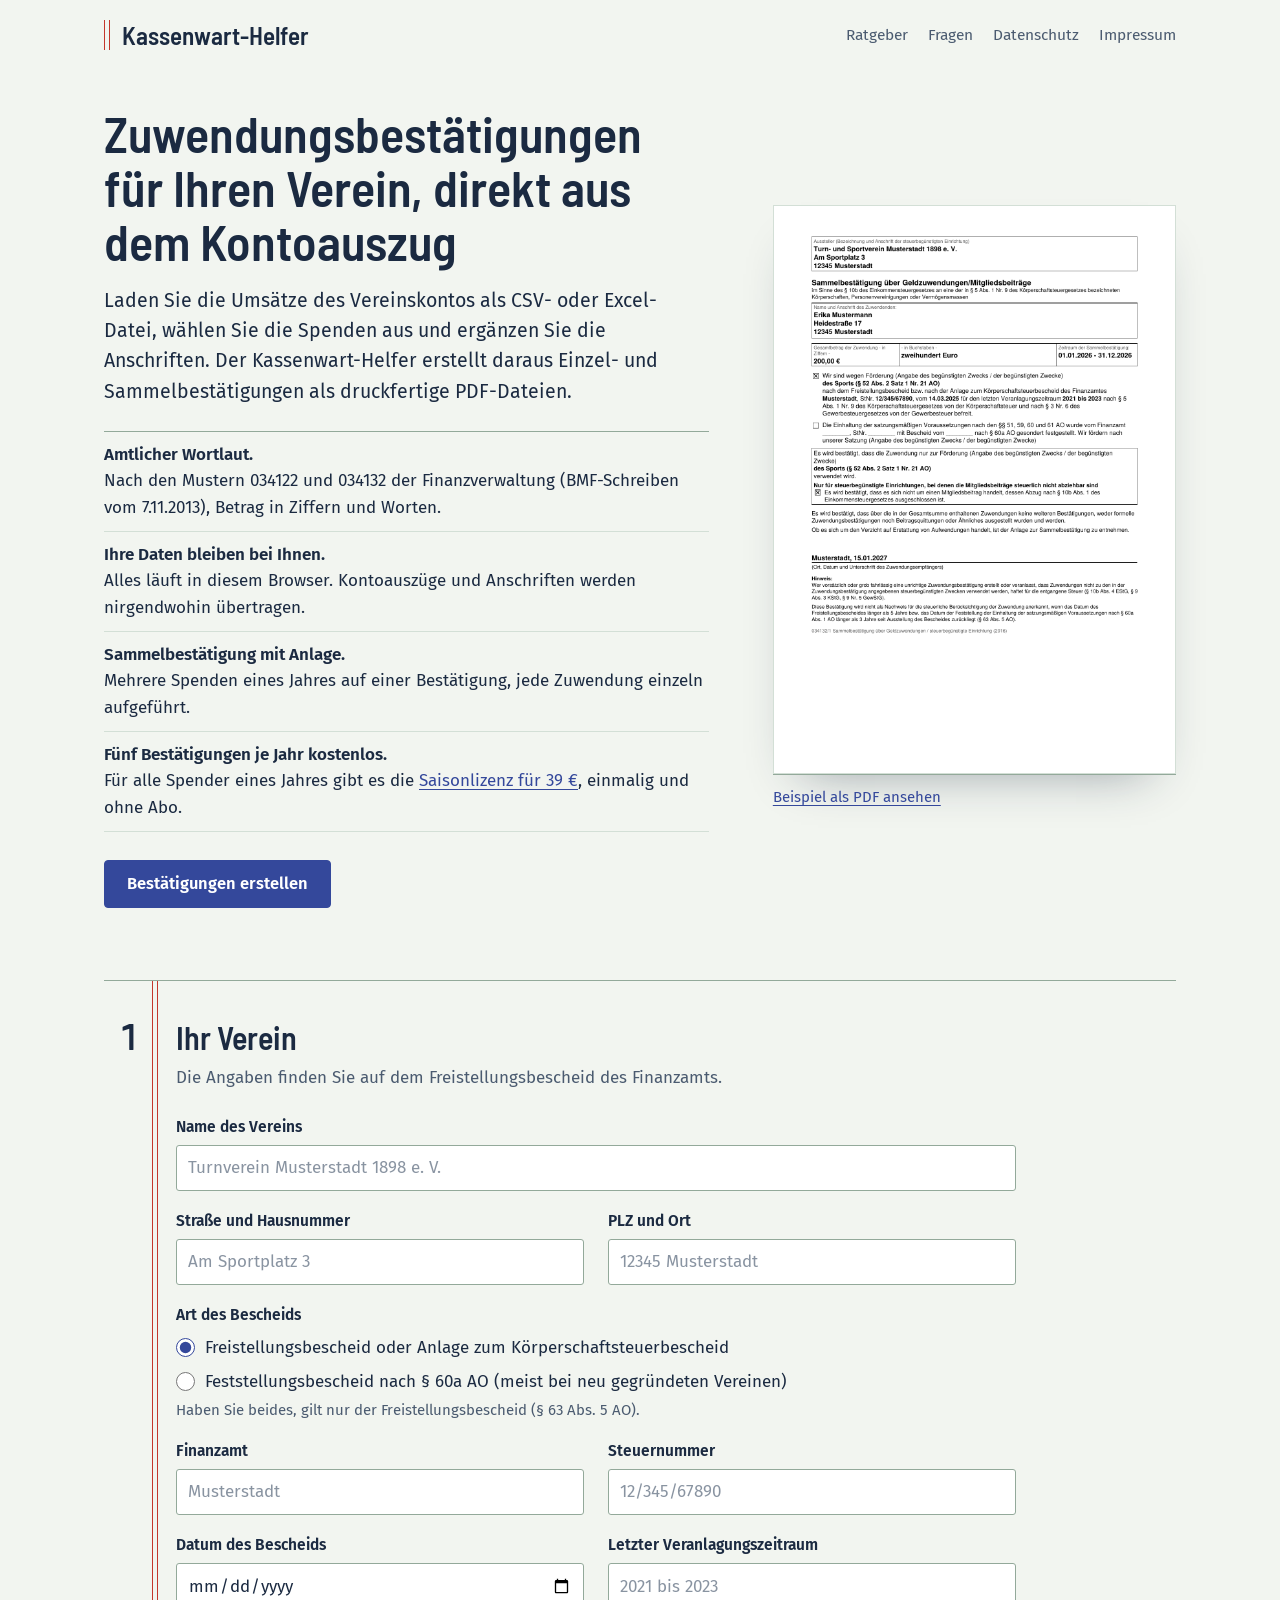
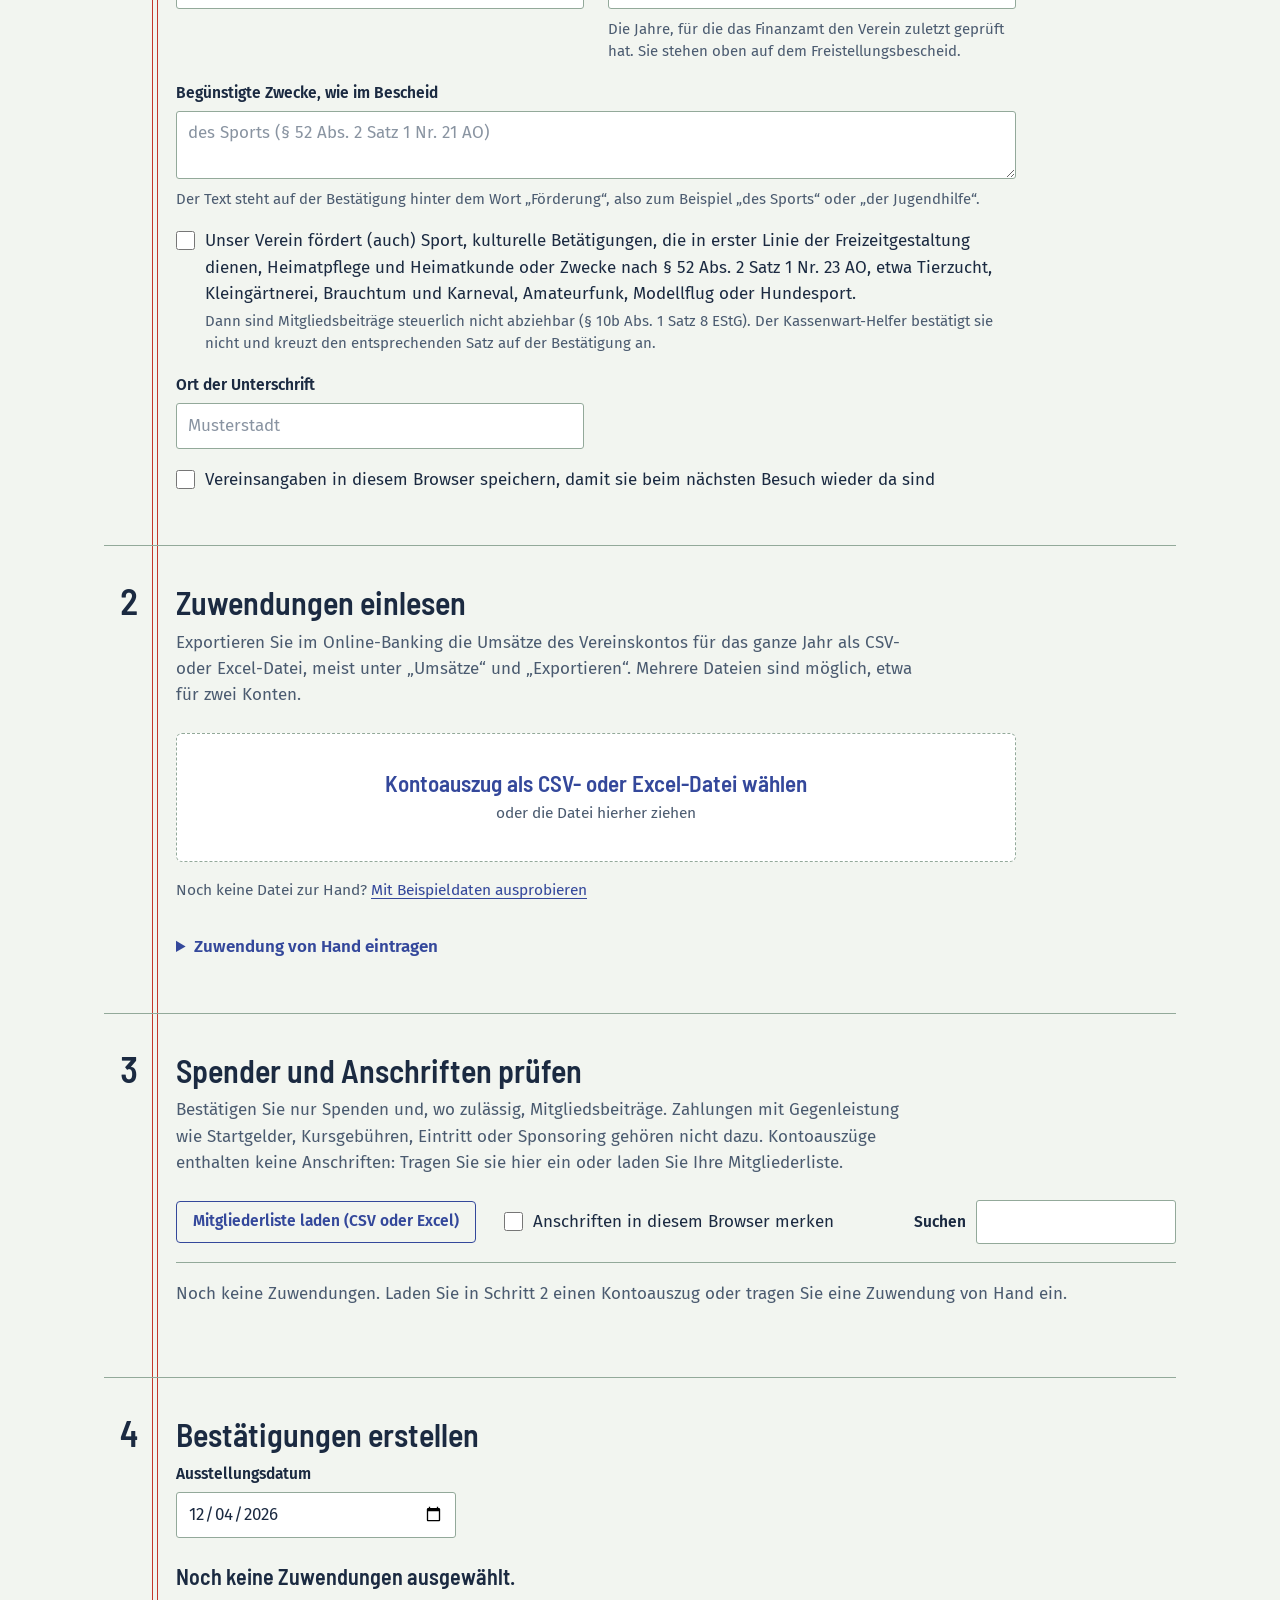
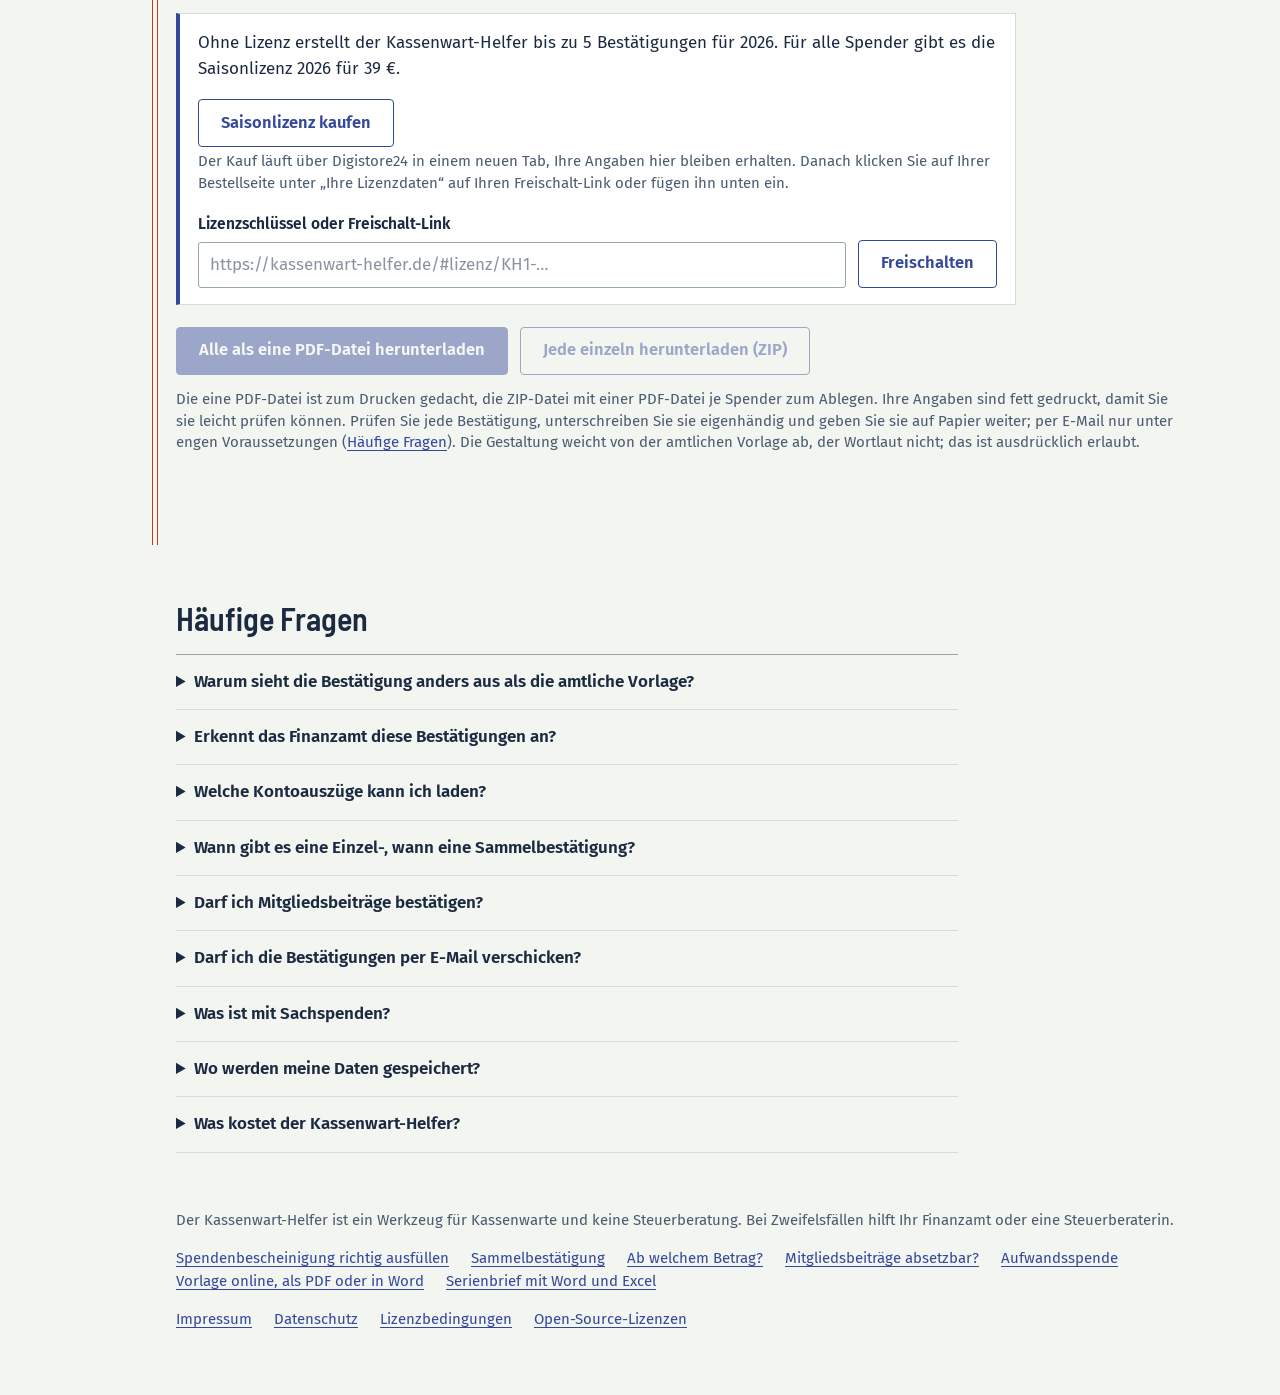
<file: index.html>
<!doctype html>
<html lang="de">
<head>
  <meta charset="utf-8">
  <meta name="viewport" content="width=device-width, initial-scale=1">
  <title>Zuwendungsbestätigung erstellen: amtliches Muster, direkt aus dem Kontoauszug | Kassenwart-Helfer</title>
  <meta name="description" content="Spendenbescheinigungen für Ihren Verein nach amtlichem Muster: Kontoauszug als CSV laden, Spenden prüfen, Einzel- und Sammelbestätigungen als PDF erstellen. Ohne Anmeldung, die Daten bleiben in Ihrem Browser.">
  <meta name="color-scheme" content="light dark">
  <link rel="canonical" href="https://kassenwart-helfer.de/">
  <meta property="og:type" content="website">
  <meta property="og:locale" content="de_DE">
  <meta property="og:site_name" content="Kassenwart-Helfer">
  <meta property="og:title" content="Zuwendungsbestätigungen für Ihren Verein, direkt aus dem Kontoauszug">
  <meta property="og:description" content="Einzel- und Sammelbestätigungen nach amtlichem Muster als PDF. Ohne Anmeldung, die Daten bleiben in Ihrem Browser.">
  <meta property="og:url" content="https://kassenwart-helfer.de/">
  <meta property="og:image" content="https://kassenwart-helfer.de/beispiel.png">
  <link rel="icon" href="favicon.svg" type="image/svg+xml">
  <link rel="stylesheet" href="style.css">
  <script type="module" src="app.js"></script>
</head>
<body>
  <header class="kopf">
    <a class="marke" href="./">Kassenwart-Helfer</a>
    <nav aria-label="Seiten">
      <a href="spendenbescheinigung-verein.html">Ratgeber</a>
      <a href="#fragen">Fragen</a>
      <a href="datenschutz.html">Datenschutz</a>
      <a href="impressum.html">Impressum</a>
    </nav>
  </header>

  <main>
    <section class="einstieg" aria-labelledby="titel">
      <div>
        <h1 id="titel">Zuwendungsbestätigungen für Ihren Verein, direkt aus dem Kontoauszug</h1>
        <p class="lead">Laden Sie die Umsätze des Vereinskontos als CSV- oder Excel-Datei, wählen Sie die Spenden aus und ergänzen Sie die Anschriften. Der Kassenwart-Helfer erstellt daraus Einzel- und Sammelbestätigungen als druckfertige PDF-Dateien.</p>
        <ul class="fakten">
          <li><strong>Amtlicher Wortlaut.</strong> Nach den Mustern 034122 und 034132 der Finanzverwaltung (BMF-Schreiben vom 7.11.2013), Betrag in Ziffern und Worten.</li>
          <li><strong>Ihre Daten bleiben bei Ihnen.</strong> Alles läuft in diesem Browser. Kontoauszüge und Anschriften werden nirgendwohin übertragen.</li>
          <li><strong>Sammelbestätigung mit Anlage.</strong> Mehrere Spenden eines Jahres auf einer Bestätigung, jede Zuwendung einzeln aufgeführt.</li>
          <li><strong>Fünf Bestätigungen je Jahr kostenlos.</strong> Für alle Spender eines Jahres gibt es die <a href="#preis">Saisonlizenz für 39 €</a>, einmalig und ohne Abo.</li>
        </ul>
        <a class="knopf" href="#verein">Bestätigungen erstellen</a>
      </div>
      <figure class="beleg">
        <a href="beispiel.pdf"><img src="beispiel.png" width="620" height="877" alt="Beispiel: Sammelbestätigung über Geldzuwendungen eines Sportvereins nach amtlichem Muster"></a>
        <figcaption><a href="beispiel.pdf">Beispiel als PDF ansehen</a></figcaption>
      </figure>
    </section>

    <noscript><p class="meldung fehler">Der Kassenwart-Helfer braucht JavaScript. Bitte aktivieren Sie es für diese Seite.</p></noscript>

    <div class="kassenbuch">
      <section class="schritt" id="verein" aria-labelledby="verein-titel">
        <span class="nr" aria-hidden="true">1</span>
        <h2 id="verein-titel">Ihr Verein</h2>
        <p class="erklaerung">Die Angaben finden Sie auf dem Freistellungsbescheid des Finanzamts.</p>
        <form id="form-verein" class="felder" autocomplete="off">
          <label class="breit">Name des Vereins
            <input name="name" placeholder="Turnverein Musterstadt 1898 e. V.">
          </label>
          <label>Straße und Hausnummer
            <input name="strasse" placeholder="Am Sportplatz 3">
          </label>
          <label>PLZ und Ort
            <input name="plzOrt" placeholder="12345 Musterstadt">
          </label>
          <fieldset class="breit">
            <legend>Art des Bescheids</legend>
            <label class="wahl"><input type="radio" name="variante" value="freistellung" checked> <span>Freistellungsbescheid oder Anlage zum Körperschaftsteuerbescheid</span></label>
            <label class="wahl"><input type="radio" name="variante" value="feststellung"> <span>Feststellungsbescheid nach § 60a AO (meist bei neu gegründeten Vereinen)</span></label>
            <span class="hilfe">Haben Sie beides, gilt nur der Freistellungsbescheid (§ 63 Abs. 5 AO).</span>
          </fieldset>
          <label>Finanzamt
            <input name="finanzamt" placeholder="Musterstadt">
          </label>
          <label>Steuernummer
            <input name="steuernummer" placeholder="12/345/67890">
          </label>
          <label>Datum des Bescheids
            <input type="date" name="bescheidDatum">
          </label>
          <label data-nur="freistellung">Letzter Veranlagungszeitraum
            <input name="veranlagungszeitraum" placeholder="2021 bis 2023">
            <span class="hilfe">Die Jahre, für die das Finanzamt den Verein zuletzt geprüft hat. Sie stehen oben auf dem Freistellungsbescheid.</span>
          </label>
          <label class="breit">Begünstigte Zwecke, wie im Bescheid
            <textarea name="zwecke" rows="2" placeholder="des Sports (§ 52 Abs. 2 Satz 1 Nr. 21 AO)"></textarea>
            <span class="hilfe">Der Text steht auf der Bestätigung hinter dem Wort „Förderung“, also zum Beispiel „des Sports“ oder „der Jugendhilfe“.</span>
          </label>
          <label class="wahl breit"><input type="checkbox" name="freizeitzwecke">
            <span>Unser Verein fördert (auch) Sport, kulturelle Betätigungen, die in erster Linie der Freizeitgestaltung dienen, Heimatpflege und Heimatkunde oder Zwecke nach § 52 Abs. 2 Satz 1 Nr. 23 AO, etwa Tierzucht, Kleingärtnerei, Brauchtum und Karneval, Amateurfunk, Modellflug oder Hundesport.
              <span class="hilfe">Dann sind Mitgliedsbeiträge steuerlich nicht abziehbar (§ 10b Abs. 1 Satz 8 EStG). Der Kassenwart-Helfer bestätigt sie nicht und kreuzt den entsprechenden Satz auf der Bestätigung an.</span>
            </span>
          </label>
          <label>Ort der Unterschrift
            <input name="ort" placeholder="Musterstadt">
          </label>
          <label class="wahl breit"><input type="checkbox" id="verein-merken"> <span>Vereinsangaben in diesem Browser speichern, damit sie beim nächsten Besuch wieder da sind</span></label>
        </form>
        <p id="verein-meldung" class="meldung" role="status"></p>
      </section>

      <section class="schritt" id="zuwendungen" aria-labelledby="zuwendungen-titel">
        <span class="nr" aria-hidden="true">2</span>
        <h2 id="zuwendungen-titel">Zuwendungen einlesen</h2>
        <p class="erklaerung">Exportieren Sie im Online-Banking die Umsätze des Vereinskontos für das ganze Jahr als CSV- oder Excel-Datei, meist unter „Umsätze“ und „Exportieren“. Mehrere Dateien sind möglich, etwa für zwei Konten.</p>
        <label class="ablage" id="ablage-konto">
          <input type="file" id="datei-konto" accept=".csv,.txt,.xlsx,text/csv,application/vnd.openxmlformats-officedocument.spreadsheetml.sheet" multiple>
          <span class="ablage-titel">Kontoauszug als CSV- oder Excel-Datei wählen</span>
          <span class="ablage-text">oder die Datei hierher ziehen</span>
        </label>
        <p class="nebenbei">Noch keine Datei zur Hand? <button type="button" id="beispiel" class="leise">Mit Beispieldaten ausprobieren</button></p>
        <div id="dateien" class="dateien"></div>
        <p id="konto-meldung" class="meldung" role="status"></p>
        <div id="zeile-jahr" class="zeile-jahr" hidden>
          <label>Kalenderjahr der Bestätigungen <select id="jahr"></select></label>
        </div>
        <details class="hand">
          <summary>Zuwendung von Hand eintragen</summary>
          <p class="hilfe">Für Barspenden und für den Verzicht auf Erstattung von Aufwendungen, die nicht auf dem Kontoauszug stehen.</p>
          <form id="form-hand" class="felder">
            <label class="breit">Name
              <input name="name" required>
            </label>
            <label>Tag der Zuwendung
              <input type="date" name="datum" required>
            </label>
            <label>Betrag in Euro
              <input name="betrag" inputmode="decimal" required placeholder="50,00">
            </label>
            <label>Art der Zuwendung
              <select name="art"><option>Geldzuwendung</option><option>Mitgliedsbeitrag</option></select>
            </label>
            <label class="wahl"><input type="checkbox" name="verzicht"> <span>Verzicht auf Erstattung von Aufwendungen</span></label>
            <div class="breit"><button class="knopf zweit" type="submit">Zuwendung hinzufügen</button></div>
          </form>
          <p id="hand-meldung" class="meldung" role="status"></p>
        </details>
      </section>

      <section class="schritt" id="spender" aria-labelledby="spender-titel">
        <span class="nr" aria-hidden="true">3</span>
        <h2 id="spender-titel">Spender und Anschriften prüfen</h2>
        <p class="erklaerung">Bestätigen Sie nur Spenden und, wo zulässig, Mitgliedsbeiträge. Zahlungen mit Gegenleistung wie Startgelder, Kursgebühren, Eintritt oder Sponsoring gehören nicht dazu. Kontoauszüge enthalten keine Anschriften: Tragen Sie sie hier ein oder laden Sie Ihre Mitgliederliste.</p>
        <div class="werkzeuge">
          <label class="knopf zweit klein">Mitgliederliste laden (CSV oder Excel)<input type="file" id="datei-mitglieder" accept=".csv,.txt,.xlsx,text/csv,application/vnd.openxmlformats-officedocument.spreadsheetml.sheet" class="unsichtbar"></label>
          <label class="wahl"><input type="checkbox" id="merken"> <span>Anschriften in diesem Browser merken</span></label>
          <label class="suche">Suchen <input type="search" id="suche"></label>
        </div>
        <p id="spender-meldung" class="meldung" role="status"></p>
        <ul id="liste" class="liste"></ul>
        <p id="liste-leer" class="leer">Noch keine Zuwendungen. Laden Sie in Schritt 2 einen Kontoauszug oder tragen Sie eine Zuwendung von Hand ein.</p>
      </section>

      <section class="schritt" id="erstellen" aria-labelledby="erstellen-titel">
        <span class="nr" aria-hidden="true">4</span>
        <h2 id="erstellen-titel">Bestätigungen erstellen</h2>
        <div class="felder">
          <label>Ausstellungsdatum
            <input type="date" id="ausstellung">
          </label>
        </div>
        <p id="zusammenfassung" class="zusammenfassung" aria-live="polite"></p>
        <ul id="probleme" class="probleme" aria-live="polite"></ul>
        <div id="lizenz" class="lizenz" hidden>
          <p id="lizenz-status"></p>
          <p id="lizenz-kauf" hidden><a id="lizenz-kaufen" class="knopf zweit" href="#" target="_blank" rel="noopener">Saisonlizenz kaufen</a>
            <span class="hilfe">Der Kauf läuft über Digistore24 in einem neuen Tab, Ihre Angaben hier bleiben erhalten. Danach klicken Sie auf Ihrer Bestellseite unter „Ihre Lizenzdaten“ auf Ihren Freischalt-Link oder fügen ihn unten ein.</span></p>
          <form id="lizenz-form" class="lizenz-form">
            <label>Lizenzschlüssel oder Freischalt-Link
              <input id="lizenz-eingabe" autocomplete="off" spellcheck="false" placeholder="https://kassenwart-helfer.de/#lizenz/KH1-…">
            </label>
            <button class="knopf zweit" type="submit">Freischalten</button>
          </form>
          <p id="lizenz-meldung" class="meldung" role="status"></p>
        </div>
        <div class="aktionen">
          <button type="button" id="alle-pdf" class="knopf">Alle als eine PDF-Datei herunterladen</button>
          <button type="button" id="alle-zip" class="knopf zweit">Jede einzeln herunterladen (ZIP)</button>
        </div>
        <p class="hilfe">Die eine PDF-Datei ist zum Drucken gedacht, die ZIP-Datei mit einer PDF-Datei je Spender zum Ablegen. Ihre Angaben sind fett gedruckt, damit Sie sie leicht prüfen können. Prüfen Sie jede Bestätigung, unterschreiben Sie sie eigenhändig und geben Sie sie auf Papier weiter; per E-Mail nur unter engen Voraussetzungen (<a href="#email">Häufige Fragen</a>). Die Gestaltung weicht von der amtlichen Vorlage ab, der Wortlaut nicht; das ist ausdrücklich erlaubt.</p>
        <p id="erstellen-meldung" class="meldung" role="status"></p>
      </section>
    </div>

    <section class="fragen" id="fragen" aria-labelledby="fragen-titel">
      <h2 id="fragen-titel">Häufige Fragen</h2>
      <details>
        <summary>Warum sieht die Bestätigung anders aus als die amtliche Vorlage?</summary>
        <p>Weil die Finanzverwaltung das erlaubt. Nach dem BMF-Schreiben vom 7.11.2013 sind die amtlichen Muster in Wortlaut und Reihenfolge verbindlich, nicht in der Gestaltung. Rahmen, Ankreuzkästchen, Schrift und die Anordnung von Name und Anschrift darf der Verein selbst wählen, ebenso einen Briefkopf mit Logo. Die Bestätigung darf nur keine DIN-A4-Seite überschreiten; bei der Sammelbestätigung kommt die Anlage dazu.</p>
        <p>Die Vorlage hat Lücken zum Ausfüllen. Der Kassenwart-Helfer setzt Ihre Angaben direkt in die Sätze ein, deshalb läuft der Text ohne Lücken durch.</p>
      </details>
      <details>
        <summary>Erkennt das Finanzamt diese Bestätigungen an?</summary>
        <p>Ja, wenn die Angaben stimmen und die Bestätigung unterschrieben ist. Wortlaut und Reihenfolge entsprechen den amtlichen Vorlagen, den Mustern 034122 (Einzelbestätigung, Stand 2013) und 034132 (Sammelbestätigung, Stand 2016). Wir gleichen sie Wort für Wort mit den Vorlagen der Finanzverwaltung ab.</p>
        <p>Für die Richtigkeit der Angaben, also Zwecke, Bescheid, Spender und Beträge, ist der Verein als Aussteller verantwortlich. Prüfen Sie deshalb jede Bestätigung, bevor Sie sie unterschreiben.</p>
      </details>
      <details>
        <summary>Welche Kontoauszüge kann ich laden?</summary>
        <p>Die CSV- oder Excel-Exporte (.xlsx) der Umsätze, wie sie fast alle Banken anbieten. Getestet mit den Exportformaten von Sparkassen, Volks- und Raiffeisenbanken (auch im älteren Format), Sparda-Banken, GLS Bank, Deutscher Bank, Postbank, Commerzbank, comdirect, ING, DKB, Targobank, N26, Vivid und Finom sowie mit dem CSV-Export der PayPal-Aktivitäten.</p>
        <p>Der Kassenwart-Helfer erkennt Datum, Name, Betrag und Verwendungszweck selbst, auch wenn der Name nur im Buchungstext steht. Falls eine Spalte falsch erkannt wird, können Sie sie nach dem Laden unter dem Dateinamen selbst zuordnen. Auszahlungen von PayPal und anderen Zahlungsdiensten sind keine Einzelspenden und werden nicht vorausgewählt; für Spenden über PayPal laden Sie zusätzlich den PayPal-Export.</p>
      </details>
      <details>
        <summary>Wann gibt es eine Einzel-, wann eine Sammelbestätigung?</summary>
        <p>Hat jemand im gewählten Jahr einmal gespendet, erstellt der Kassenwart-Helfer eine Einzelbestätigung. Bei mehreren Zuwendungen wird es eine Sammelbestätigung über das Kalenderjahr mit einer Anlage, in der jede Zuwendung mit Datum, Art und Betrag steht.</p>
      </details>
      <details>
        <summary>Darf ich Mitgliedsbeiträge bestätigen?</summary>
        <p>Nur wenn Ihr Verein keinen der Zwecke fördert, für die § 10b Abs. 1 Satz 8 EStG den Abzug ausschließt: Sport, kulturelle Betätigungen, die in erster Linie der Freizeitgestaltung dienen, Heimatpflege und Heimatkunde sowie die Zwecke nach § 52 Abs. 2 Satz 1 Nr. 23 AO. Bei Fördervereinen von Schulen oder Kindergärten sind Mitgliedsbeiträge dagegen meist abziehbar.</p>
      </details>
      <details id="email">
        <summary>Darf ich die Bestätigungen per E-Mail verschicken?</summary>
        <p>In der Regel nicht. Eine Zuwendungsbestätigung braucht die eigenhändige Unterschrift einer zeichnungsberechtigten Person. Ohne Unterschrift geht es nur, wenn Ihr Verein dem Finanzamt ein Verfahren zur maschinellen Erstellung angezeigt hat, das mit der Buchhaltung verbunden ist (R 10b.1 Abs. 4 EStR). Solche maschinell erstellten Bestätigungen dürfen dann auch als schreibgeschützte Datei elektronisch verschickt werden (BMF-Schreiben vom 6.2.2017). Der Kassenwart-Helfer ist kein solches Verfahren.</p>
        <p>Drucken Sie die Bestätigungen deshalb aus, unterschreiben Sie sie und übergeben Sie sie oder schicken Sie sie per Post. Die einzelnen PDF-Dateien aus der ZIP-Datei eignen sich zum Ablegen; ein Doppel jeder Bestätigung muss der Verein ohnehin aufbewahren.</p>
      </details>
      <details>
        <summary>Was ist mit Sachspenden?</summary>
        <p>Für Sachzuwendungen gibt es ein eigenes amtliches Muster. Der Kassenwart-Helfer erstellt derzeit nur Bestätigungen über Geldzuwendungen und Mitgliedsbeiträge, einschließlich des Verzichts auf Erstattung von Aufwendungen.</p>
      </details>
      <details>
        <summary>Wo werden meine Daten gespeichert?</summary>
        <p>Nirgends, solange Sie es nicht wünschen. Kontoauszüge, Spender und Beträge werden nur im Browser verarbeitet und nicht übertragen. Wenn Sie die Häkchen bei „Vereinsangaben speichern“ oder „Anschriften merken“ setzen, legt der Browser diese Angaben auf Ihrem Gerät ab, damit Sie sie im nächsten Jahr wieder haben. Eine freigeschaltete Saisonlizenz merkt sich der Browser ebenfalls.</p>
        <p>Der Knopf löscht alles davon, auch die Freischaltung. Die stellen Sie mit dem Freischalt-Link von Ihrer Bestellseite jederzeit wieder her.</p>
        <p><button type="button" id="daten-loeschen" class="leise">Gespeicherte Daten in diesem Browser löschen</button></p>
      </details>
      <details id="preis">
        <summary>Was kostet der Kassenwart-Helfer?</summary>
        <p>Bis zu fünf Bestätigungen je Jahr sind kostenlos, ohne Konto und ohne Anmeldung. Für alle Spender eines Jahres gibt es die Saisonlizenz für 39 € inklusive Mehrwertsteuer, einmalig und ohne Abo. Sie gilt für einen Verein und alle Zuwendungen eines Kalenderjahres, auf beliebig vielen Geräten, und läuft nicht ab.</p>
        <p>Sie kaufen die Lizenz in Schritt 4 bei Digistore24. Dort wählen Sie die Zahlungsart, und von dort kommt auch die Rechnung. Es gelten unsere <a href="lizenzbedingungen.html">Lizenzbedingungen</a>.</p>
      </details>
    </section>
  </main>

  <footer class="fuss">
    <p>Der Kassenwart-Helfer ist ein Werkzeug für Kassenwarte und keine Steuerberatung. Bei Zweifelsfällen hilft Ihr Finanzamt oder eine Steuerberaterin.</p>
    <p><a href="spendenbescheinigung-verein.html">Spendenbescheinigung richtig ausfüllen</a> <a href="sammelbestaetigung.html">Sammelbestätigung</a> <a href="spendenbescheinigung-ab-welchem-betrag.html">Ab welchem Betrag?</a> <a href="mitgliedsbeitrag-absetzbar.html">Mitgliedsbeiträge absetzbar?</a> <a href="aufwandsspende.html">Aufwandsspende</a> <a href="spendenbescheinigung-vorlage.html">Vorlage online, als PDF oder in Word</a> <a href="spendenbescheinigung-serienbrief.html">Serienbrief mit Word und Excel</a></p>
    <p><a href="impressum.html">Impressum</a> <a href="datenschutz.html">Datenschutz</a> <a href="lizenzbedingungen.html">Lizenzbedingungen</a> <a href="lizenzen.txt">Open-Source-Lizenzen</a></p>
  </footer>
</body>
</html>
</file>
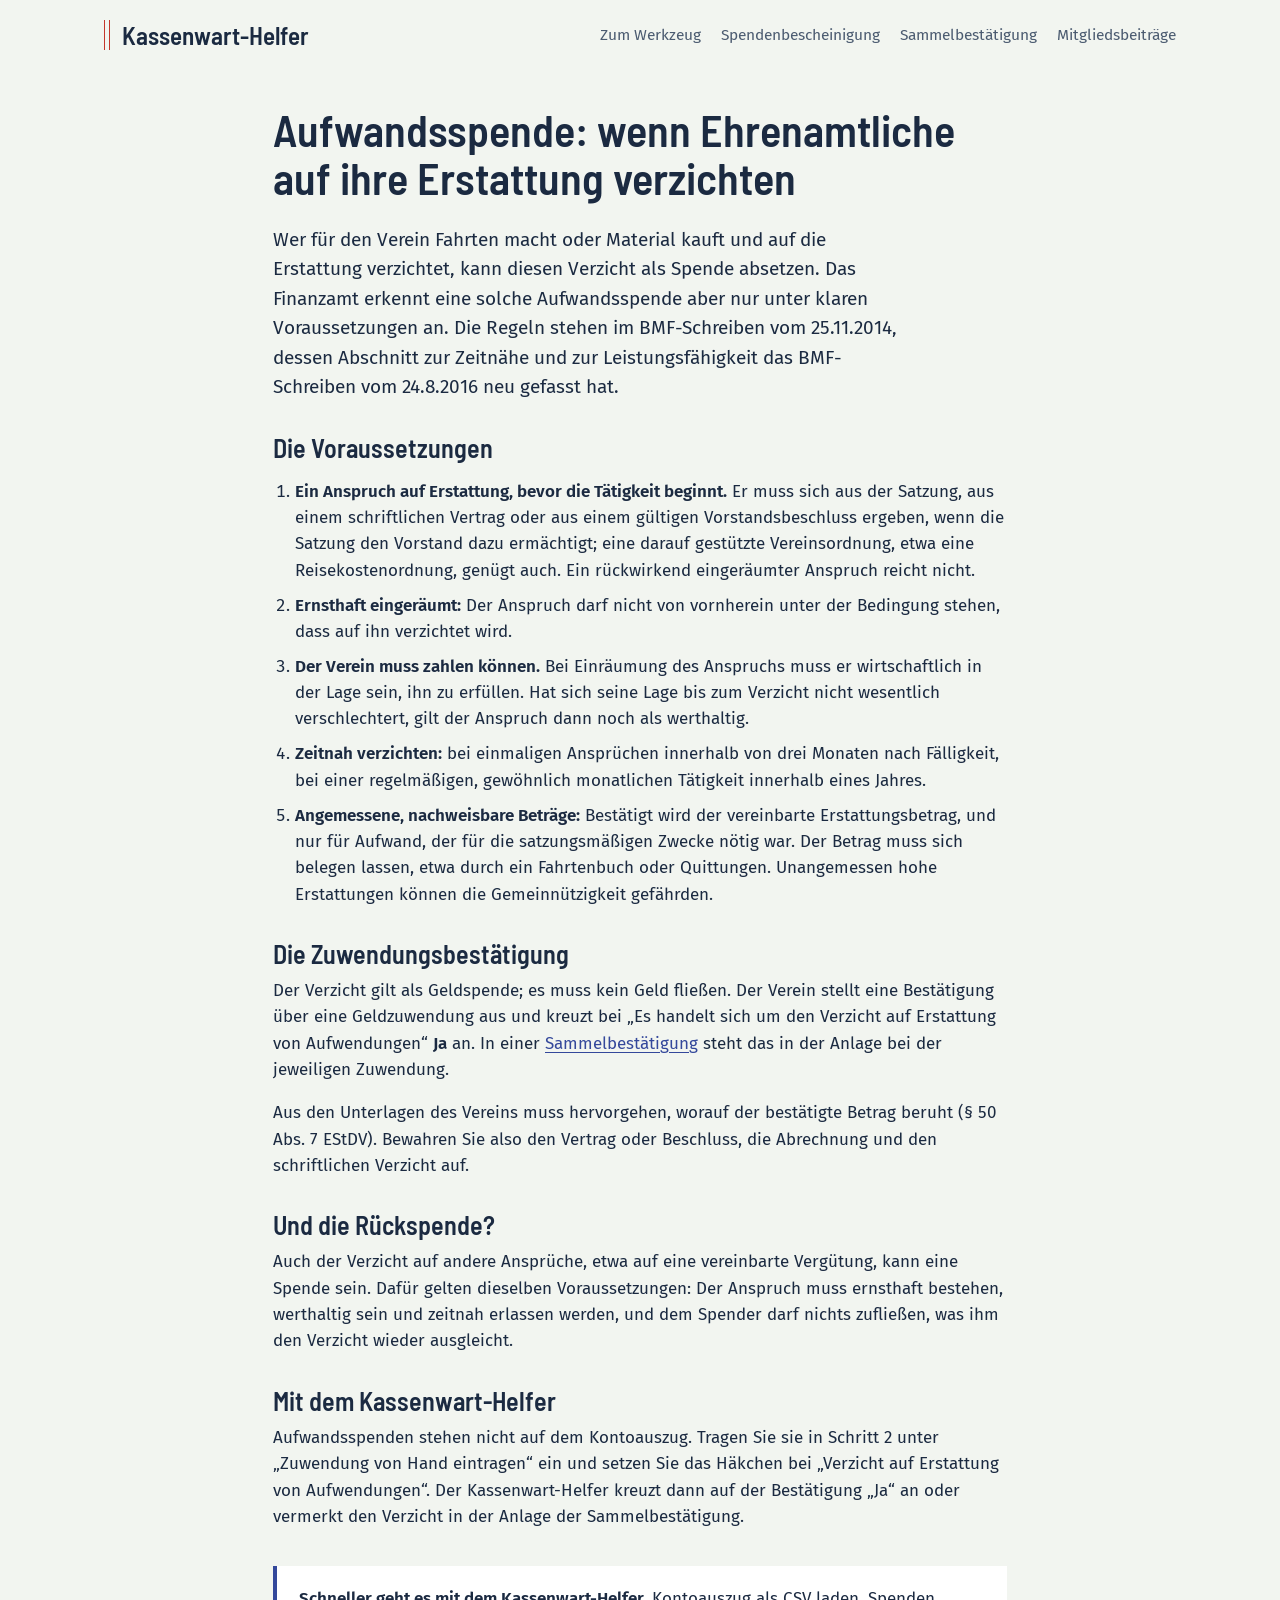
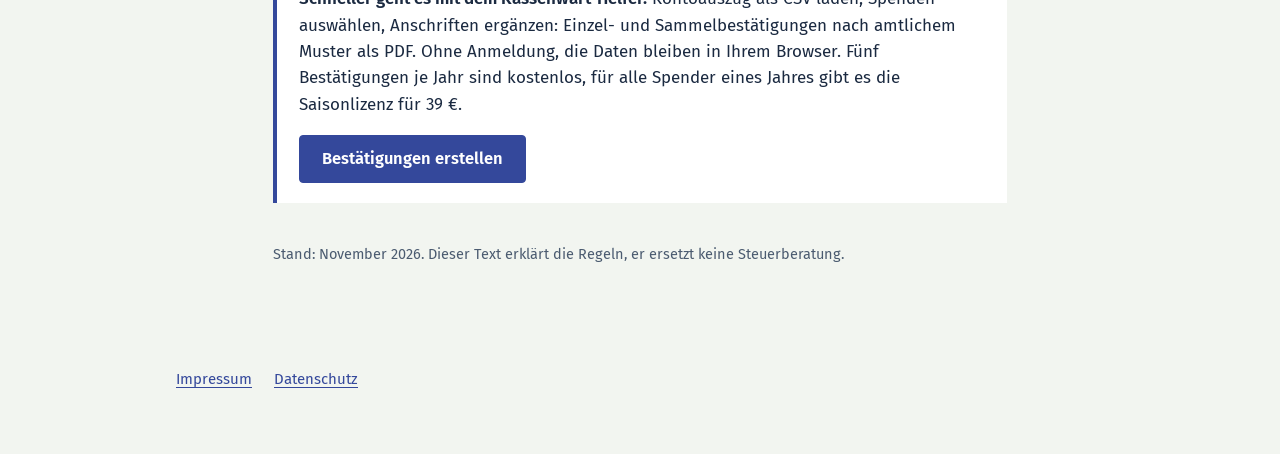
<file: aufwandsspende.html>
<!doctype html>
<html lang="de">
<head>
  <meta charset="utf-8">
  <meta name="viewport" content="width=device-width, initial-scale=1">
  <title>Aufwandsspende im Verein: Voraussetzungen und Zuwendungsbestätigung | Kassenwart-Helfer</title>
  <meta name="description" content="Wann der Verzicht auf Fahrtkosten oder andere Erstattungen als Spende gilt: Anspruch vor Beginn der Tätigkeit, Verzicht innerhalb von drei Monaten oder einem Jahr, Bestätigung mit Verzicht „Ja“. Nach den BMF-Schreiben von 2014 und 2016.">
  <meta name="color-scheme" content="light dark">
  <link rel="canonical" href="https://kassenwart-helfer.de/aufwandsspende.html">
  <link rel="icon" href="favicon.svg" type="image/svg+xml">
  <link rel="stylesheet" href="style.css">
</head>
<body>
  <header class="kopf">
    <a class="marke" href="./">Kassenwart-Helfer</a>
    <nav aria-label="Seiten"><a href="./">Zum Werkzeug</a><a href="spendenbescheinigung-verein.html">Spendenbescheinigung</a><a href="sammelbestaetigung.html">Sammelbestätigung</a><a href="mitgliedsbeitrag-absetzbar.html">Mitgliedsbeiträge</a></nav>
  </header>
  <main class="text">
    <h1>Aufwandsspende: wenn Ehrenamtliche auf ihre Erstattung verzichten</h1>
    <p class="lead">Wer für den Verein Fahrten macht oder Material kauft und auf die Erstattung verzichtet, kann diesen Verzicht als Spende absetzen. Das Finanzamt erkennt eine solche Aufwandsspende aber nur unter klaren Voraussetzungen an. Die Regeln stehen im BMF-Schreiben vom 25.11.2014, dessen Abschnitt zur Zeitnähe und zur Leistungsfähigkeit das BMF-Schreiben vom 24.8.2016 neu gefasst hat.</p>

    <h2>Die Voraussetzungen</h2>
    <ol>
      <li><strong>Ein Anspruch auf Erstattung, bevor die Tätigkeit beginnt.</strong> Er muss sich aus der Satzung, aus einem schriftlichen Vertrag oder aus einem gültigen Vorstandsbeschluss ergeben, wenn die Satzung den Vorstand dazu ermächtigt; eine darauf gestützte Vereinsordnung, etwa eine Reisekostenordnung, genügt auch. Ein rückwirkend eingeräumter Anspruch reicht nicht.</li>
      <li><strong>Ernsthaft eingeräumt:</strong> Der Anspruch darf nicht von vornherein unter der Bedingung stehen, dass auf ihn verzichtet wird.</li>
      <li><strong>Der Verein muss zahlen können.</strong> Bei Einräumung des Anspruchs muss er wirtschaftlich in der Lage sein, ihn zu erfüllen. Hat sich seine Lage bis zum Verzicht nicht wesentlich verschlechtert, gilt der Anspruch dann noch als werthaltig.</li>
      <li><strong>Zeitnah verzichten:</strong> bei einmaligen Ansprüchen innerhalb von drei Monaten nach Fälligkeit, bei einer regelmäßigen, gewöhnlich monatlichen Tätigkeit innerhalb eines Jahres.</li>
      <li><strong>Angemessene, nachweisbare Beträge:</strong> Bestätigt wird der vereinbarte Erstattungsbetrag, und nur für Aufwand, der für die satzungsmäßigen Zwecke nötig war. Der Betrag muss sich belegen lassen, etwa durch ein Fahrtenbuch oder Quittungen. Unangemessen hohe Erstattungen können die Gemeinnützigkeit gefährden.</li>
    </ol>

    <h2>Die Zuwendungsbestätigung</h2>
    <p>Der Verzicht gilt als Geldspende; es muss kein Geld fließen. Der Verein stellt eine Bestätigung über eine Geldzuwendung aus und kreuzt bei „Es handelt sich um den Verzicht auf Erstattung von Aufwendungen“ <strong>Ja</strong> an. In einer <a href="sammelbestaetigung.html">Sammelbestätigung</a> steht das in der Anlage bei der jeweiligen Zuwendung.</p>
    <p>Aus den Unterlagen des Vereins muss hervorgehen, worauf der bestätigte Betrag beruht (§ 50 Abs. 7 EStDV). Bewahren Sie also den Vertrag oder Beschluss, die Abrechnung und den schriftlichen Verzicht auf.</p>

    <h2>Und die Rückspende?</h2>
    <p>Auch der Verzicht auf andere Ansprüche, etwa auf eine vereinbarte Vergütung, kann eine Spende sein. Dafür gelten dieselben Voraussetzungen: Der Anspruch muss ernsthaft bestehen, werthaltig sein und zeitnah erlassen werden, und dem Spender darf nichts zufließen, was ihm den Verzicht wieder ausgleicht.</p>

    <h2>Mit dem Kassenwart-Helfer</h2>
    <p>Aufwandsspenden stehen nicht auf dem Kontoauszug. Tragen Sie sie in Schritt 2 unter „Zuwendung von Hand eintragen“ ein und setzen Sie das Häkchen bei „Verzicht auf Erstattung von Aufwendungen“. Der Kassenwart-Helfer kreuzt dann auf der Bestätigung „Ja“ an oder vermerkt den Verzicht in der Anlage der Sammelbestätigung.</p>
    <aside class="hinweisbox">
      <p><strong>Schneller geht es mit dem Kassenwart-Helfer.</strong> Kontoauszug als CSV laden, Spenden auswählen, Anschriften ergänzen: Einzel- und Sammelbestätigungen nach amtlichem Muster als PDF. Ohne Anmeldung, die Daten bleiben in Ihrem Browser. Fünf Bestätigungen je Jahr sind kostenlos, für alle Spender eines Jahres gibt es die Saisonlizenz für 39 €.</p>
      <p><a class="knopf" href="./#verein">Bestätigungen erstellen</a></p>
    </aside>
    <p class="stand">Stand: November 2026. Dieser Text erklärt die Regeln, er ersetzt keine Steuerberatung.</p>
  </main>
  <footer class="fuss">
    <p><a href="impressum.html">Impressum</a> <a href="datenschutz.html">Datenschutz</a></p>
  </footer>
</body>
</html>
</file>
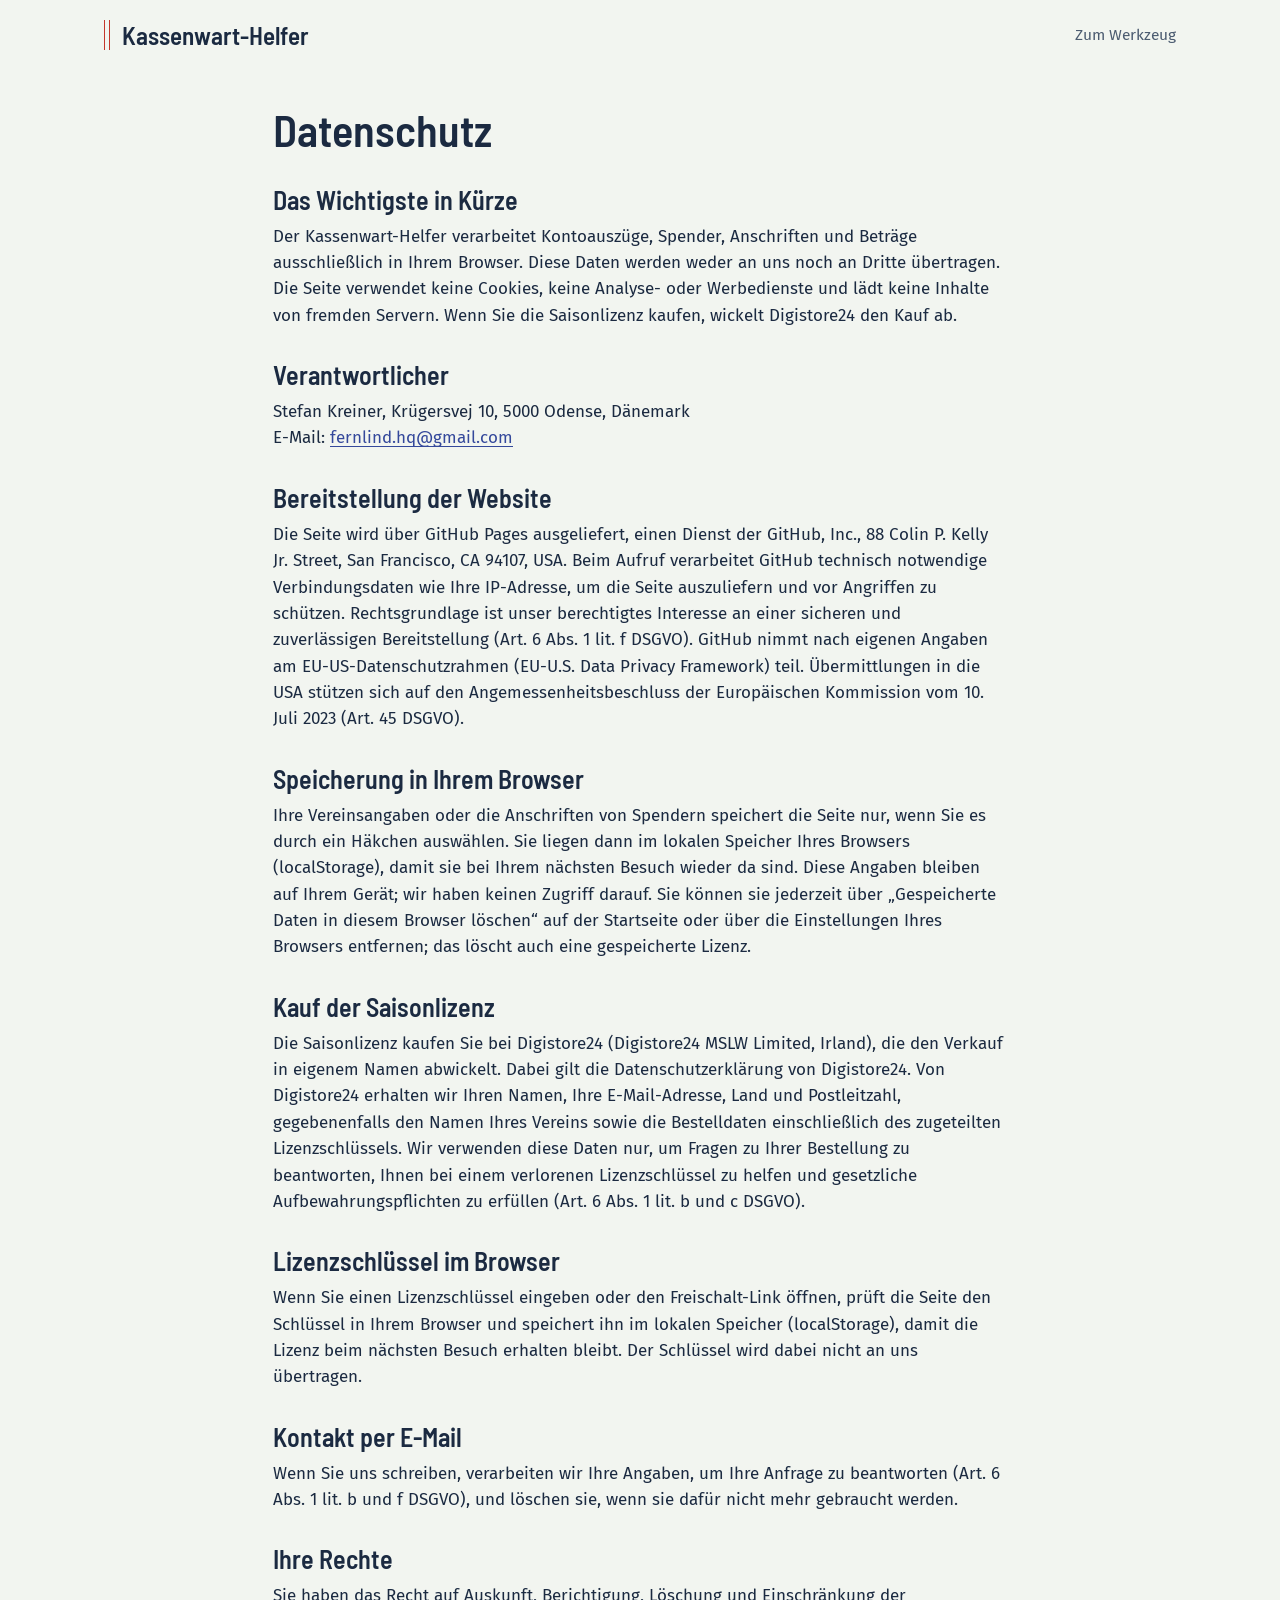
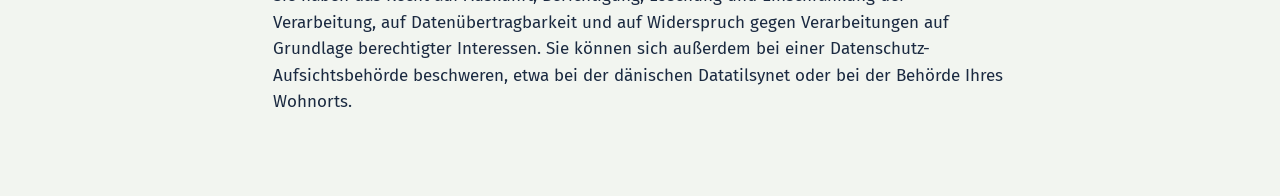
<file: datenschutz.html>
<!doctype html>
<html lang="de">
<head>
  <meta charset="utf-8">
  <meta name="viewport" content="width=device-width, initial-scale=1">
  <title>Datenschutz | Kassenwart-Helfer</title>
  <meta name="robots" content="noindex">
  <meta name="color-scheme" content="light dark">
  <link rel="icon" href="favicon.svg" type="image/svg+xml">
  <link rel="stylesheet" href="style.css">
</head>
<body>
  <header class="kopf">
    <a class="marke" href="./">Kassenwart-Helfer</a>
    <nav aria-label="Seiten"><a href="./">Zum Werkzeug</a></nav>
  </header>
  <main class="text">
    <h1>Datenschutz</h1>
    <h2>Das Wichtigste in Kürze</h2>
    <p>Der Kassenwart-Helfer verarbeitet Kontoauszüge, Spender, Anschriften und Beträge ausschließlich in Ihrem Browser. Diese Daten werden weder an uns noch an Dritte übertragen. Die Seite verwendet keine Cookies, keine Analyse- oder Werbedienste und lädt keine Inhalte von fremden Servern. Wenn Sie die Saisonlizenz kaufen, wickelt Digistore24 den Kauf ab.</p>
    <h2>Verantwortlicher</h2>
    <p>Stefan Kreiner, Krügersvej 10, 5000 Odense, Dänemark<br>E-Mail: <a href="mailto:fernlind.hq@gmail.com">fernlind.hq@gmail.com</a></p>
    <h2>Bereitstellung der Website</h2>
    <p>Die Seite wird über GitHub Pages ausgeliefert, einen Dienst der GitHub, Inc., 88 Colin P. Kelly Jr. Street, San Francisco, CA 94107, USA. Beim Aufruf verarbeitet GitHub technisch notwendige Verbindungsdaten wie Ihre IP-Adresse, um die Seite auszuliefern und vor Angriffen zu schützen. Rechtsgrundlage ist unser berechtigtes Interesse an einer sicheren und zuverlässigen Bereitstellung (Art. 6 Abs. 1 lit. f DSGVO). GitHub nimmt nach eigenen Angaben am EU-US-Datenschutzrahmen (EU-U.S. Data Privacy Framework) teil. Übermittlungen in die USA stützen sich auf den Angemessenheitsbeschluss der Europäischen Kommission vom 10. Juli 2023 (Art. 45 DSGVO).</p>
    <h2>Speicherung in Ihrem Browser</h2>
    <p>Ihre Vereinsangaben oder die Anschriften von Spendern speichert die Seite nur, wenn Sie es durch ein Häkchen auswählen. Sie liegen dann im lokalen Speicher Ihres Browsers (localStorage), damit sie bei Ihrem nächsten Besuch wieder da sind. Diese Angaben bleiben auf Ihrem Gerät; wir haben keinen Zugriff darauf. Sie können sie jederzeit über „Gespeicherte Daten in diesem Browser löschen“ auf der Startseite oder über die Einstellungen Ihres Browsers entfernen; das löscht auch eine gespeicherte Lizenz.</p>
    <h2>Kauf der Saisonlizenz</h2>
    <p>Die Saisonlizenz kaufen Sie bei Digistore24 (Digistore24 MSLW Limited, Irland), die den Verkauf in eigenem Namen abwickelt. Dabei gilt die Datenschutzerklärung von Digistore24. Von Digistore24 erhalten wir Ihren Namen, Ihre E-Mail-Adresse, Land und Postleitzahl, gegebenenfalls den Namen Ihres Vereins sowie die Bestelldaten einschließlich des zugeteilten Lizenzschlüssels. Wir verwenden diese Daten nur, um Fragen zu Ihrer Bestellung zu beantworten, Ihnen bei einem verlorenen Lizenzschlüssel zu helfen und gesetzliche Aufbewahrungspflichten zu erfüllen (Art. 6 Abs. 1 lit. b und c DSGVO).</p>
    <h2>Lizenzschlüssel im Browser</h2>
    <p>Wenn Sie einen Lizenzschlüssel eingeben oder den Freischalt-Link öffnen, prüft die Seite den Schlüssel in Ihrem Browser und speichert ihn im lokalen Speicher (localStorage), damit die Lizenz beim nächsten Besuch erhalten bleibt. Der Schlüssel wird dabei nicht an uns übertragen.</p>
    <h2>Kontakt per E-Mail</h2>
    <p>Wenn Sie uns schreiben, verarbeiten wir Ihre Angaben, um Ihre Anfrage zu beantworten (Art. 6 Abs. 1 lit. b und f DSGVO), und löschen sie, wenn sie dafür nicht mehr gebraucht werden.</p>
    <h2>Ihre Rechte</h2>
    <p>Sie haben das Recht auf Auskunft, Berichtigung, Löschung und Einschränkung der Verarbeitung, auf Datenübertragbarkeit und auf Widerspruch gegen Verarbeitungen auf Grundlage berechtigter Interessen. Sie können sich außerdem bei einer Datenschutz-Aufsichtsbehörde beschweren, etwa bei der dänischen Datatilsynet oder bei der Behörde Ihres Wohnorts.</p>
  </main>
</body>
</html>
</file>
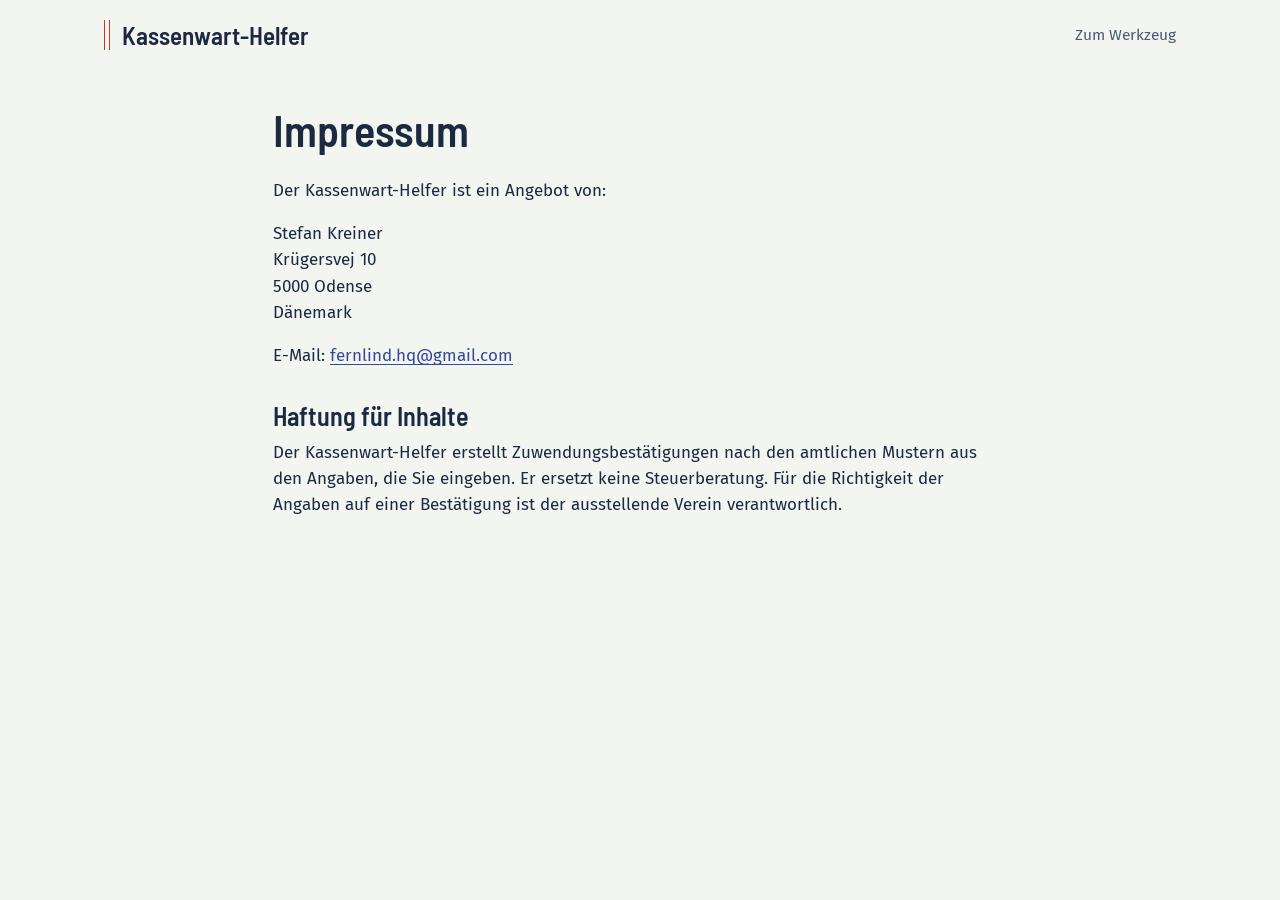
<file: impressum.html>
<!doctype html>
<html lang="de">
<head>
  <meta charset="utf-8">
  <meta name="viewport" content="width=device-width, initial-scale=1">
  <title>Impressum | Kassenwart-Helfer</title>
  <meta name="robots" content="noindex">
  <meta name="color-scheme" content="light dark">
  <link rel="icon" href="favicon.svg" type="image/svg+xml">
  <link rel="stylesheet" href="style.css">
</head>
<body>
  <header class="kopf">
    <a class="marke" href="./">Kassenwart-Helfer</a>
    <nav aria-label="Seiten"><a href="./">Zum Werkzeug</a></nav>
  </header>
  <main class="text">
    <h1>Impressum</h1>
    <p>Der Kassenwart-Helfer ist ein Angebot von:</p>
    <p>Stefan Kreiner<br>Krügersvej 10<br>5000 Odense<br>Dänemark</p>
    <p>E-Mail: <a href="mailto:fernlind.hq@gmail.com">fernlind.hq@gmail.com</a></p>
    <h2>Haftung für Inhalte</h2>
    <p>Der Kassenwart-Helfer erstellt Zuwendungsbestätigungen nach den amtlichen Mustern aus den Angaben, die Sie eingeben. Er ersetzt keine Steuerberatung. Für die Richtigkeit der Angaben auf einer Bestätigung ist der ausstellende Verein verantwortlich.</p>
  </main>
</body>
</html>
</file>
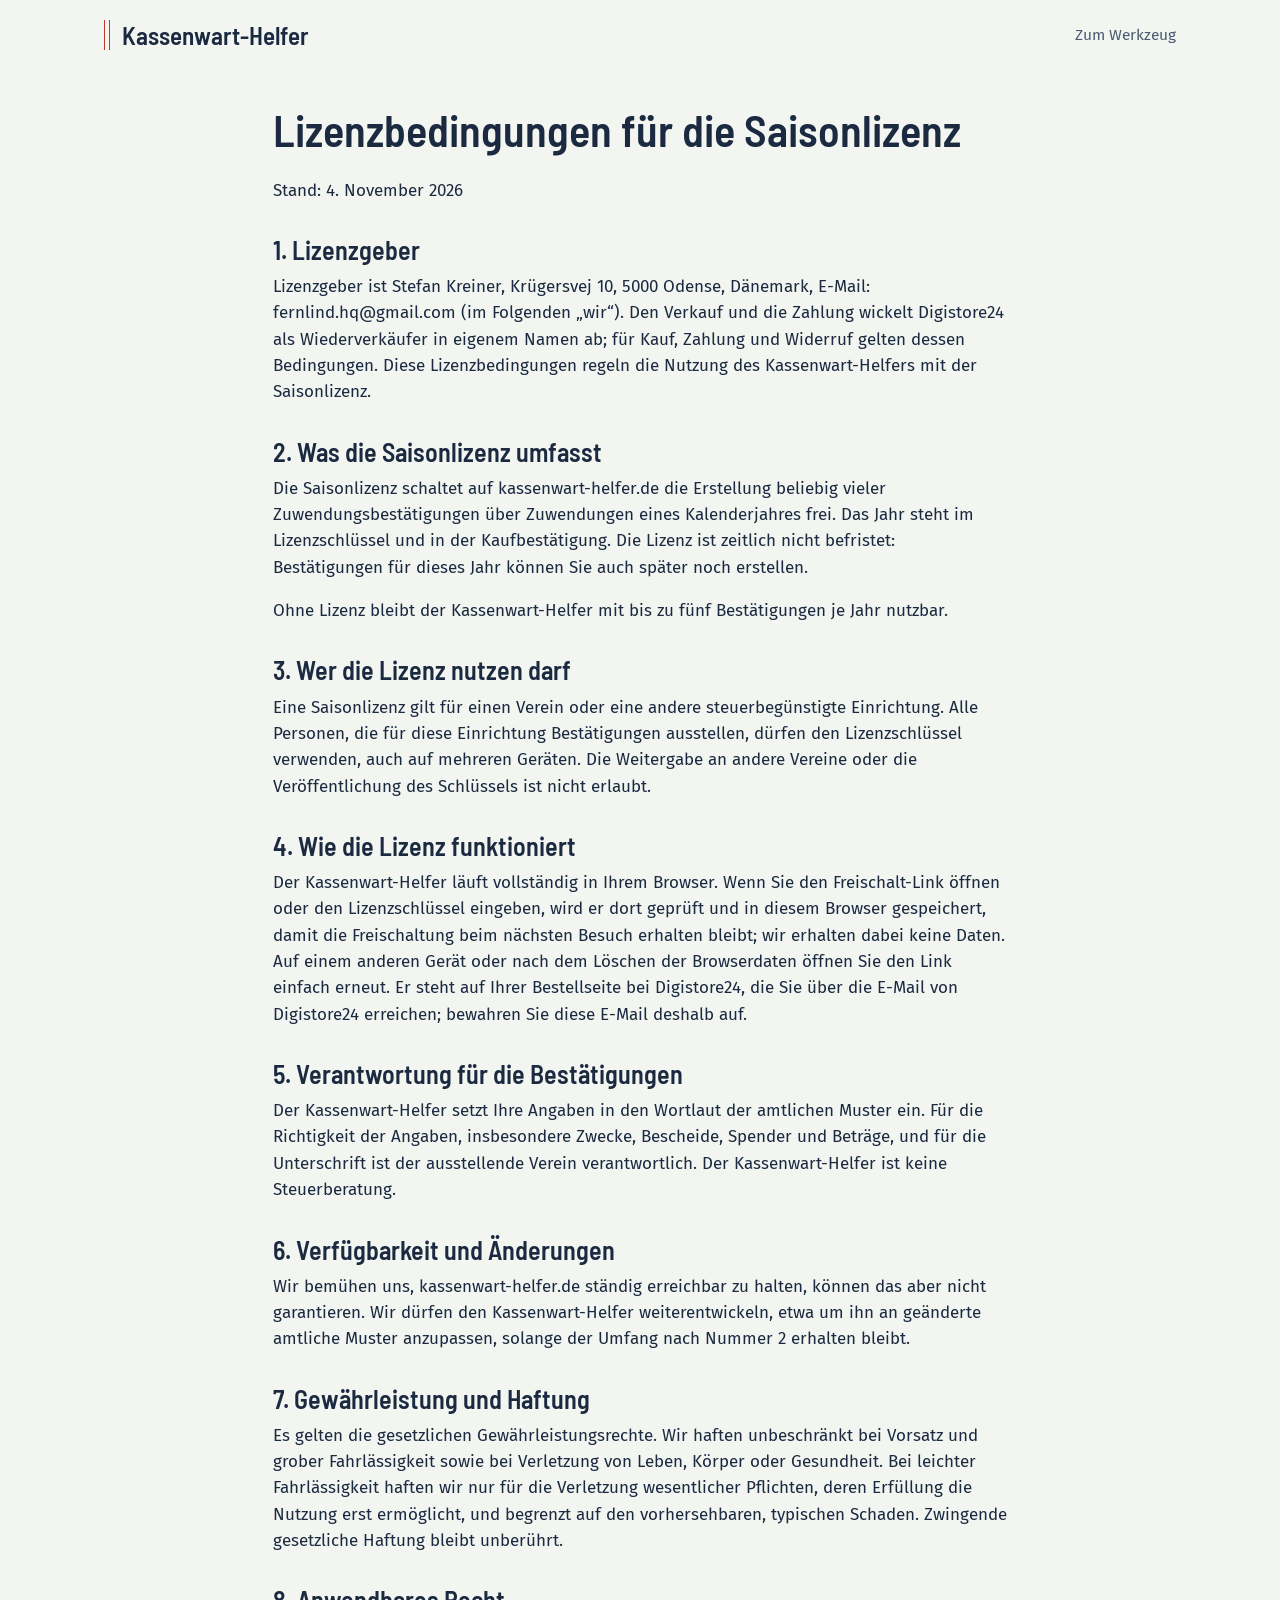
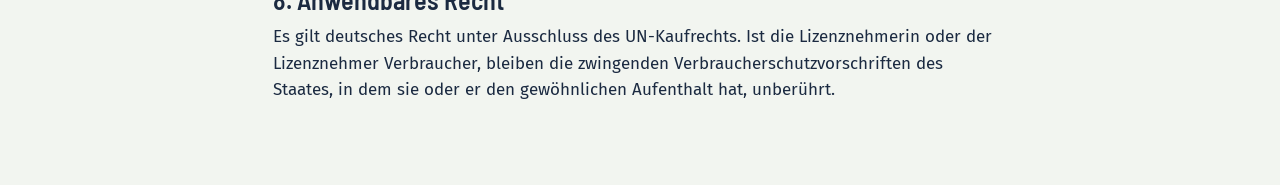
<file: lizenzbedingungen.html>
<!doctype html>
<html lang="de">
<head>
  <meta charset="utf-8">
  <meta name="viewport" content="width=device-width, initial-scale=1">
  <title>Lizenzbedingungen | Kassenwart-Helfer</title>
  <meta name="robots" content="noindex">
  <meta name="color-scheme" content="light dark">
  <link rel="icon" href="favicon.svg" type="image/svg+xml">
  <link rel="stylesheet" href="style.css">
</head>
<body>
  <header class="kopf">
    <a class="marke" href="./">Kassenwart-Helfer</a>
    <nav aria-label="Seiten"><a href="./">Zum Werkzeug</a></nav>
  </header>
  <main class="text">
    <h1>Lizenzbedingungen für die Saisonlizenz</h1>
    <p>Stand: 4. November 2026</p>

    <h2>1. Lizenzgeber</h2>
    <p>Lizenzgeber ist Stefan Kreiner, Krügersvej 10, 5000 Odense, Dänemark, E-Mail: fernlind.hq@gmail.com (im Folgenden „wir“). Den Verkauf und die Zahlung wickelt Digistore24 als Wiederverkäufer in eigenem Namen ab; für Kauf, Zahlung und Widerruf gelten dessen Bedingungen. Diese Lizenzbedingungen regeln die Nutzung des Kassenwart-Helfers mit der Saisonlizenz.</p>

    <h2>2. Was die Saisonlizenz umfasst</h2>
    <p>Die Saisonlizenz schaltet auf kassenwart-helfer.de die Erstellung beliebig vieler Zuwendungsbestätigungen über Zuwendungen eines Kalenderjahres frei. Das Jahr steht im Lizenzschlüssel und in der Kaufbestätigung. Die Lizenz ist zeitlich nicht befristet: Bestätigungen für dieses Jahr können Sie auch später noch erstellen.</p>
    <p>Ohne Lizenz bleibt der Kassenwart-Helfer mit bis zu fünf Bestätigungen je Jahr nutzbar.</p>

    <h2>3. Wer die Lizenz nutzen darf</h2>
    <p>Eine Saisonlizenz gilt für einen Verein oder eine andere steuerbegünstigte Einrichtung. Alle Personen, die für diese Einrichtung Bestätigungen ausstellen, dürfen den Lizenzschlüssel verwenden, auch auf mehreren Geräten. Die Weitergabe an andere Vereine oder die Veröffentlichung des Schlüssels ist nicht erlaubt.</p>

    <h2>4. Wie die Lizenz funktioniert</h2>
    <p>Der Kassenwart-Helfer läuft vollständig in Ihrem Browser. Wenn Sie den Freischalt-Link öffnen oder den Lizenzschlüssel eingeben, wird er dort geprüft und in diesem Browser gespeichert, damit die Freischaltung beim nächsten Besuch erhalten bleibt; wir erhalten dabei keine Daten. Auf einem anderen Gerät oder nach dem Löschen der Browserdaten öffnen Sie den Link einfach erneut. Er steht auf Ihrer Bestellseite bei Digistore24, die Sie über die E-Mail von Digistore24 erreichen; bewahren Sie diese E-Mail deshalb auf.</p>

    <h2>5. Verantwortung für die Bestätigungen</h2>
    <p>Der Kassenwart-Helfer setzt Ihre Angaben in den Wortlaut der amtlichen Muster ein. Für die Richtigkeit der Angaben, insbesondere Zwecke, Bescheide, Spender und Beträge, und für die Unterschrift ist der ausstellende Verein verantwortlich. Der Kassenwart-Helfer ist keine Steuerberatung.</p>

    <h2>6. Verfügbarkeit und Änderungen</h2>
    <p>Wir bemühen uns, kassenwart-helfer.de ständig erreichbar zu halten, können das aber nicht garantieren. Wir dürfen den Kassenwart-Helfer weiterentwickeln, etwa um ihn an geänderte amtliche Muster anzupassen, solange der Umfang nach Nummer 2 erhalten bleibt.</p>

    <h2>7. Gewährleistung und Haftung</h2>
    <p>Es gelten die gesetzlichen Gewährleistungsrechte. Wir haften unbeschränkt bei Vorsatz und grober Fahrlässigkeit sowie bei Verletzung von Leben, Körper oder Gesundheit. Bei leichter Fahrlässigkeit haften wir nur für die Verletzung wesentlicher Pflichten, deren Erfüllung die Nutzung erst ermöglicht, und begrenzt auf den vorhersehbaren, typischen Schaden. Zwingende gesetzliche Haftung bleibt unberührt.</p>

    <h2>8. Anwendbares Recht</h2>
    <p>Es gilt deutsches Recht unter Ausschluss des UN-Kaufrechts. Ist die Lizenznehmerin oder der Lizenznehmer Verbraucher, bleiben die zwingenden Verbraucherschutzvorschriften des Staates, in dem sie oder er den gewöhnlichen Aufenthalt hat, unberührt.</p>
  </main>
</body>
</html>
</file>
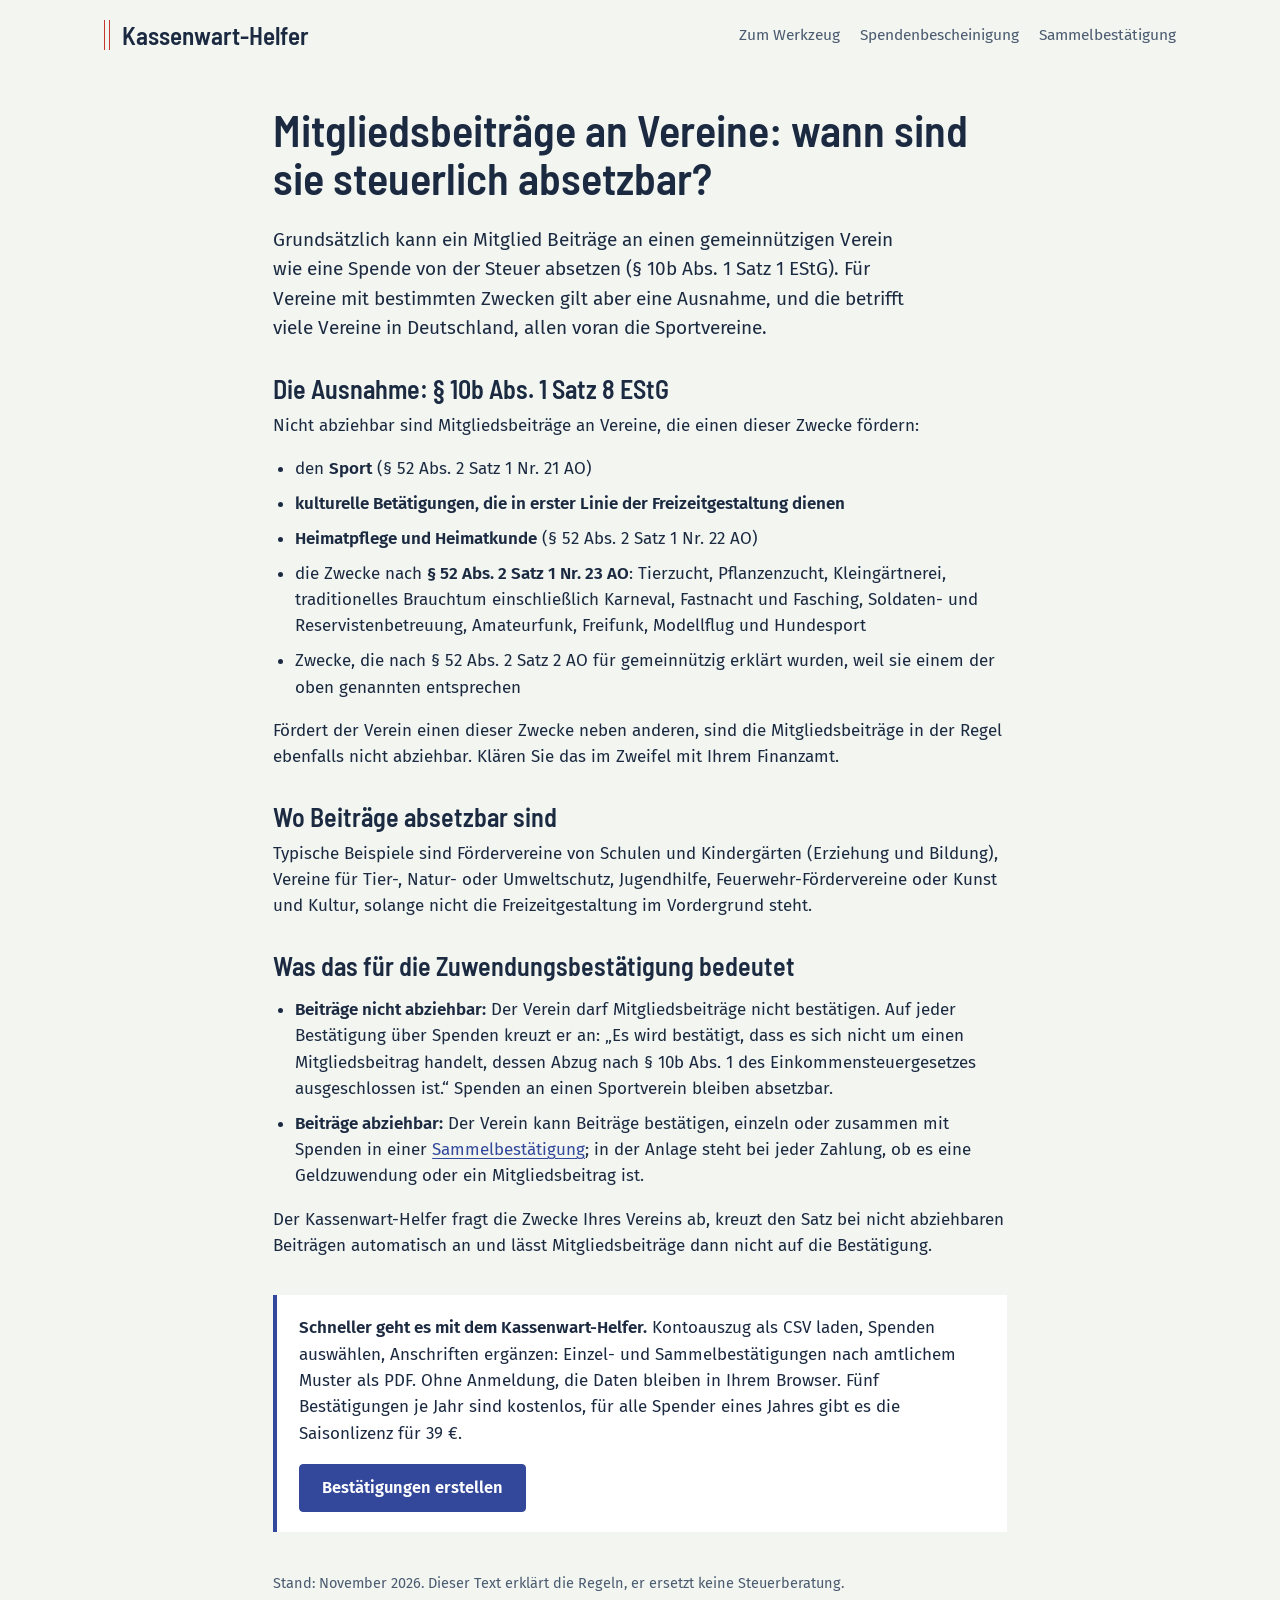
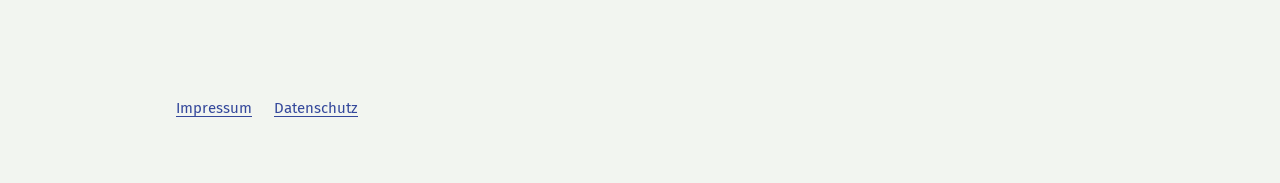
<file: mitgliedsbeitrag-absetzbar.html>
<!doctype html>
<html lang="de">
<head>
  <meta charset="utf-8">
  <meta name="viewport" content="width=device-width, initial-scale=1">
  <title>Mitgliedsbeiträge an Vereine: wann sind sie steuerlich absetzbar? | Kassenwart-Helfer</title>
  <meta name="description" content="Mitgliedsbeiträge an gemeinnützige Vereine sind absetzbar, außer der Verein fördert Sport, Freizeit-Kultur, Heimatpflege oder Zwecke wie Kleingärtnerei und Karneval (§ 10b Abs. 1 Satz 8 EStG). Was das für die Zuwendungsbestätigung bedeutet.">
  <meta name="color-scheme" content="light dark">
  <link rel="canonical" href="https://kassenwart-helfer.de/mitgliedsbeitrag-absetzbar.html">
  <link rel="icon" href="favicon.svg" type="image/svg+xml">
  <link rel="stylesheet" href="style.css">
</head>
<body>
  <header class="kopf">
    <a class="marke" href="./">Kassenwart-Helfer</a>
    <nav aria-label="Seiten"><a href="./">Zum Werkzeug</a><a href="spendenbescheinigung-verein.html">Spendenbescheinigung</a><a href="sammelbestaetigung.html">Sammelbestätigung</a></nav>
  </header>
  <main class="text">
    <h1>Mitgliedsbeiträge an Vereine: wann sind sie steuerlich absetzbar?</h1>
    <p class="lead">Grundsätzlich kann ein Mitglied Beiträge an einen gemeinnützigen Verein wie eine Spende von der Steuer absetzen (§ 10b Abs. 1 Satz 1 EStG). Für Vereine mit bestimmten Zwecken gilt aber eine Ausnahme, und die betrifft viele Vereine in Deutschland, allen voran die Sportvereine.</p>

    <h2>Die Ausnahme: § 10b Abs. 1 Satz 8 EStG</h2>
    <p>Nicht abziehbar sind Mitgliedsbeiträge an Vereine, die einen dieser Zwecke fördern:</p>
    <ul>
      <li>den <strong>Sport</strong> (§ 52 Abs. 2 Satz 1 Nr. 21 AO)</li>
      <li><strong>kulturelle Betätigungen, die in erster Linie der Freizeitgestaltung dienen</strong></li>
      <li><strong>Heimatpflege und Heimatkunde</strong> (§ 52 Abs. 2 Satz 1 Nr. 22 AO)</li>
      <li>die Zwecke nach <strong>§ 52 Abs. 2 Satz 1 Nr. 23 AO</strong>: Tierzucht, Pflanzenzucht, Kleingärtnerei, traditionelles Brauchtum einschließlich Karneval, Fastnacht und Fasching, Soldaten- und Reservistenbetreuung, Amateurfunk, Freifunk, Modellflug und Hundesport</li>
      <li>Zwecke, die nach § 52 Abs. 2 Satz 2 AO für gemeinnützig erklärt wurden, weil sie einem der oben genannten entsprechen</li>
    </ul>
    <p>Fördert der Verein einen dieser Zwecke neben anderen, sind die Mitgliedsbeiträge in der Regel ebenfalls nicht abziehbar. Klären Sie das im Zweifel mit Ihrem Finanzamt.</p>

    <h2>Wo Beiträge absetzbar sind</h2>
    <p>Typische Beispiele sind Fördervereine von Schulen und Kindergärten (Erziehung und Bildung), Vereine für Tier-, Natur- oder Umweltschutz, Jugendhilfe, Feuerwehr-Fördervereine oder Kunst und Kultur, solange nicht die Freizeitgestaltung im Vordergrund steht.</p>

    <h2>Was das für die Zuwendungsbestätigung bedeutet</h2>
    <ul>
      <li><strong>Beiträge nicht abziehbar:</strong> Der Verein darf Mitgliedsbeiträge nicht bestätigen. Auf jeder Bestätigung über Spenden kreuzt er an: „Es wird bestätigt, dass es sich nicht um einen Mitgliedsbeitrag handelt, dessen Abzug nach § 10b Abs. 1 des Einkommensteuergesetzes ausgeschlossen ist.“ Spenden an einen Sportverein bleiben absetzbar.</li>
      <li><strong>Beiträge abziehbar:</strong> Der Verein kann Beiträge bestätigen, einzeln oder zusammen mit Spenden in einer <a href="sammelbestaetigung.html">Sammelbestätigung</a>; in der Anlage steht bei jeder Zahlung, ob es eine Geldzuwendung oder ein Mitgliedsbeitrag ist.</li>
    </ul>
    <p>Der Kassenwart-Helfer fragt die Zwecke Ihres Vereins ab, kreuzt den Satz bei nicht abziehbaren Beiträgen automatisch an und lässt Mitgliedsbeiträge dann nicht auf die Bestätigung.</p>
    <aside class="hinweisbox">
      <p><strong>Schneller geht es mit dem Kassenwart-Helfer.</strong> Kontoauszug als CSV laden, Spenden auswählen, Anschriften ergänzen: Einzel- und Sammelbestätigungen nach amtlichem Muster als PDF. Ohne Anmeldung, die Daten bleiben in Ihrem Browser. Fünf Bestätigungen je Jahr sind kostenlos, für alle Spender eines Jahres gibt es die Saisonlizenz für 39 €.</p>
      <p><a class="knopf" href="./#verein">Bestätigungen erstellen</a></p>
    </aside>
    <p class="stand">Stand: November 2026. Dieser Text erklärt die Regeln, er ersetzt keine Steuerberatung.</p>
  </main>
  <footer class="fuss">
    <p><a href="impressum.html">Impressum</a> <a href="datenschutz.html">Datenschutz</a></p>
  </footer>
</body>
</html>
</file>
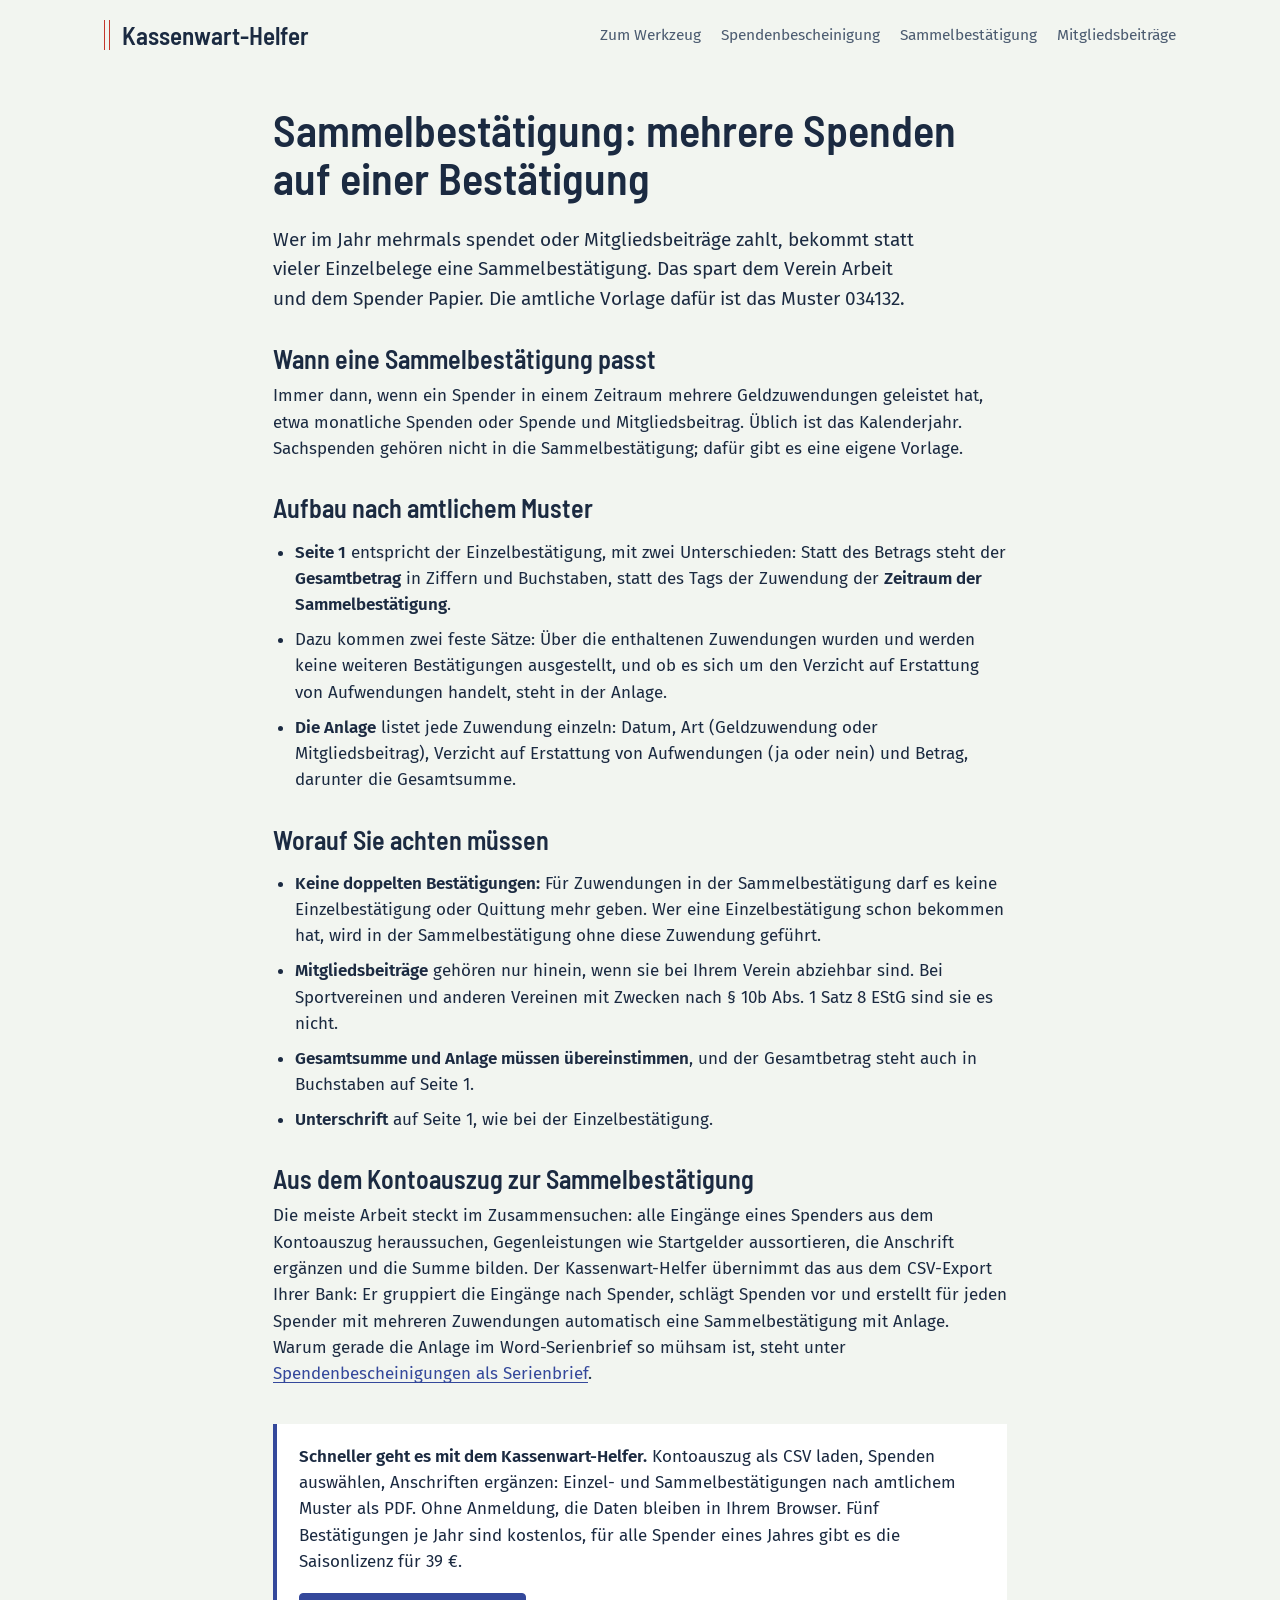
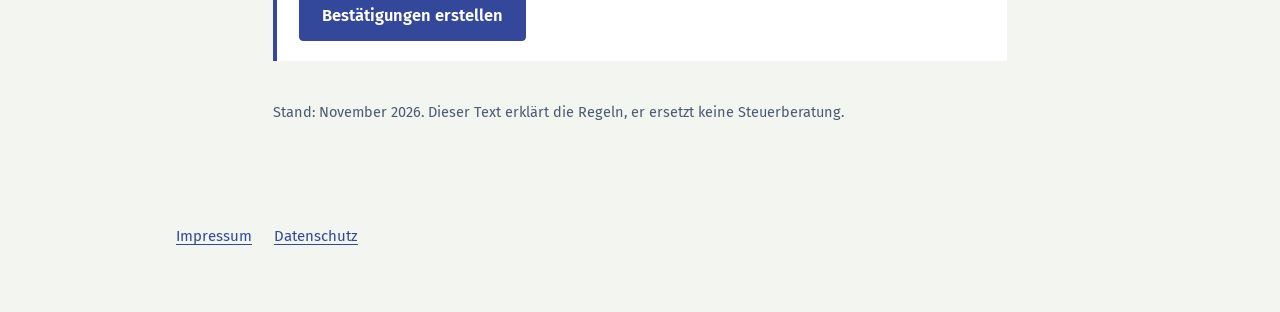
<file: sammelbestaetigung.html>
<!doctype html>
<html lang="de">
<head>
  <meta charset="utf-8">
  <meta name="viewport" content="width=device-width, initial-scale=1">
  <title>Sammelbestätigung für Spenden und Mitgliedsbeiträge: so geht es | Kassenwart-Helfer</title>
  <meta name="description" content="Wann ein Verein eine Sammelbestätigung ausstellen kann, was in die Anlage gehört und welche Sätze nicht fehlen dürfen. Nach amtlichem Muster 034132, mit Werkzeug zum Erstellen aus dem Kontoauszug.">
  <meta name="color-scheme" content="light dark">
  <link rel="canonical" href="https://kassenwart-helfer.de/sammelbestaetigung.html">
  <link rel="icon" href="favicon.svg" type="image/svg+xml">
  <link rel="stylesheet" href="style.css">
</head>
<body>
  <header class="kopf">
    <a class="marke" href="./">Kassenwart-Helfer</a>
    <nav aria-label="Seiten"><a href="./">Zum Werkzeug</a><a href="spendenbescheinigung-verein.html">Spendenbescheinigung</a><a href="sammelbestaetigung.html">Sammelbestätigung</a><a href="mitgliedsbeitrag-absetzbar.html">Mitgliedsbeiträge</a></nav>
  </header>
  <main class="text">
    <h1>Sammelbestätigung: mehrere Spenden auf einer Bestätigung</h1>
    <p class="lead">Wer im Jahr mehrmals spendet oder Mitgliedsbeiträge zahlt, bekommt statt vieler Einzelbelege eine Sammelbestätigung. Das spart dem Verein Arbeit und dem Spender Papier. Die amtliche Vorlage dafür ist das Muster 034132.</p>

    <h2>Wann eine Sammelbestätigung passt</h2>
    <p>Immer dann, wenn ein Spender in einem Zeitraum mehrere Geldzuwendungen geleistet hat, etwa monatliche Spenden oder Spende und Mitgliedsbeitrag. Üblich ist das Kalenderjahr. Sachspenden gehören nicht in die Sammelbestätigung; dafür gibt es eine eigene Vorlage.</p>

    <h2>Aufbau nach amtlichem Muster</h2>
    <ul>
      <li><strong>Seite 1</strong> entspricht der Einzelbestätigung, mit zwei Unterschieden: Statt des Betrags steht der <strong>Gesamtbetrag</strong> in Ziffern und Buchstaben, statt des Tags der Zuwendung der <strong>Zeitraum der Sammelbestätigung</strong>.</li>
      <li>Dazu kommen zwei feste Sätze: Über die enthaltenen Zuwendungen wurden und werden keine weiteren Bestätigungen ausgestellt, und ob es sich um den Verzicht auf Erstattung von Aufwendungen handelt, steht in der Anlage.</li>
      <li><strong>Die Anlage</strong> listet jede Zuwendung einzeln: Datum, Art (Geldzuwendung oder Mitgliedsbeitrag), Verzicht auf Erstattung von Aufwendungen (ja oder nein) und Betrag, darunter die Gesamtsumme.</li>
    </ul>

    <h2>Worauf Sie achten müssen</h2>
    <ul>
      <li><strong>Keine doppelten Bestätigungen:</strong> Für Zuwendungen in der Sammelbestätigung darf es keine Einzelbestätigung oder Quittung mehr geben. Wer eine Einzelbestätigung schon bekommen hat, wird in der Sammelbestätigung ohne diese Zuwendung geführt.</li>
      <li><strong>Mitgliedsbeiträge</strong> gehören nur hinein, wenn sie bei Ihrem Verein abziehbar sind. Bei Sportvereinen und anderen Vereinen mit Zwecken nach § 10b Abs. 1 Satz 8 EStG sind sie es nicht.</li>
      <li><strong>Gesamtsumme und Anlage müssen übereinstimmen</strong>, und der Gesamtbetrag steht auch in Buchstaben auf Seite 1.</li>
      <li><strong>Unterschrift</strong> auf Seite 1, wie bei der Einzelbestätigung.</li>
    </ul>

    <h2>Aus dem Kontoauszug zur Sammelbestätigung</h2>
    <p>Die meiste Arbeit steckt im Zusammensuchen: alle Eingänge eines Spenders aus dem Kontoauszug heraussuchen, Gegenleistungen wie Startgelder aussortieren, die Anschrift ergänzen und die Summe bilden. Der Kassenwart-Helfer übernimmt das aus dem CSV-Export Ihrer Bank: Er gruppiert die Eingänge nach Spender, schlägt Spenden vor und erstellt für jeden Spender mit mehreren Zuwendungen automatisch eine Sammelbestätigung mit Anlage. Warum gerade die Anlage im Word-Serienbrief so mühsam ist, steht unter <a href="spendenbescheinigung-serienbrief.html">Spendenbescheinigungen als Serienbrief</a>.</p>
    <aside class="hinweisbox">
      <p><strong>Schneller geht es mit dem Kassenwart-Helfer.</strong> Kontoauszug als CSV laden, Spenden auswählen, Anschriften ergänzen: Einzel- und Sammelbestätigungen nach amtlichem Muster als PDF. Ohne Anmeldung, die Daten bleiben in Ihrem Browser. Fünf Bestätigungen je Jahr sind kostenlos, für alle Spender eines Jahres gibt es die Saisonlizenz für 39 €.</p>
      <p><a class="knopf" href="./#verein">Bestätigungen erstellen</a></p>
    </aside>
    <p class="stand">Stand: November 2026. Dieser Text erklärt die Regeln, er ersetzt keine Steuerberatung.</p>
  </main>
  <footer class="fuss">
    <p><a href="impressum.html">Impressum</a> <a href="datenschutz.html">Datenschutz</a></p>
  </footer>
</body>
</html>
</file>
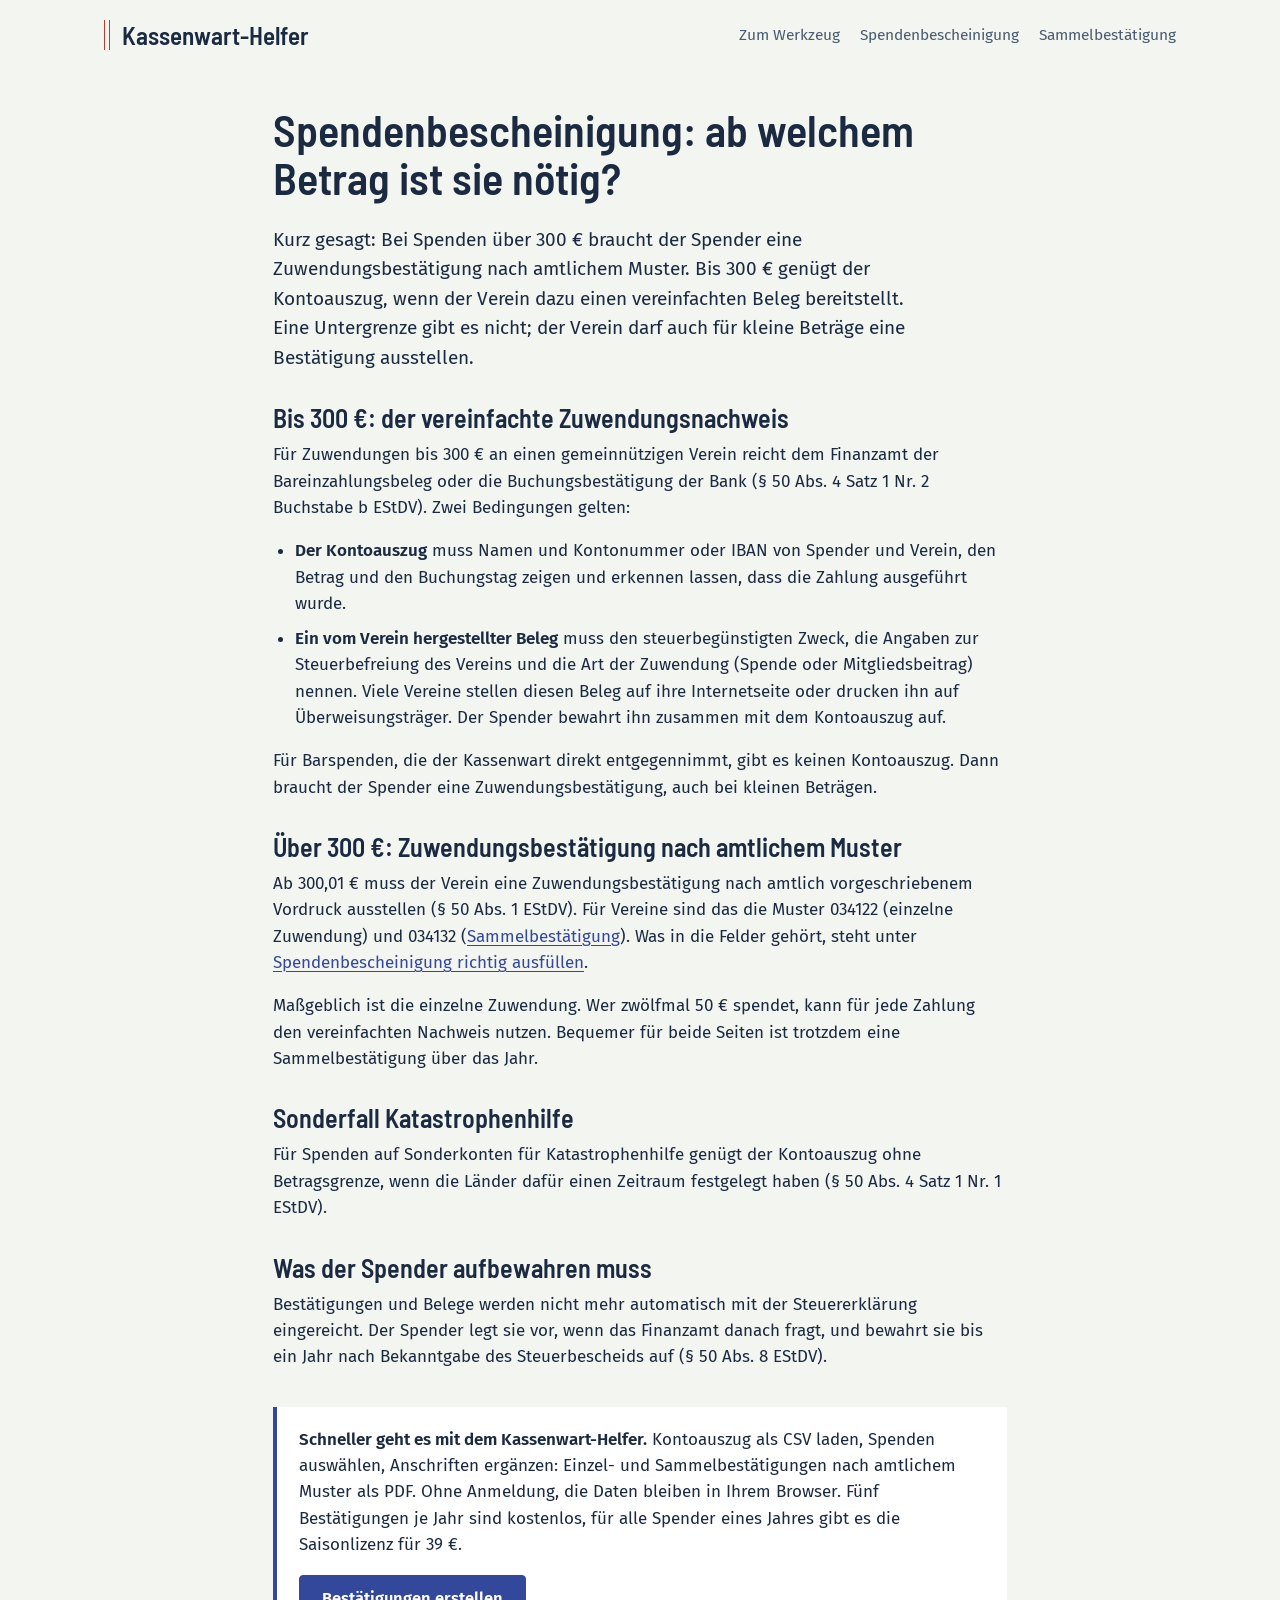
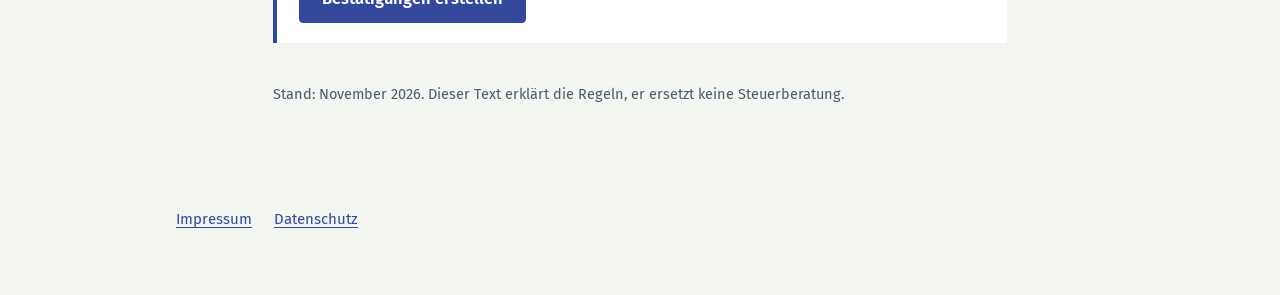
<file: spendenbescheinigung-ab-welchem-betrag.html>
<!doctype html>
<html lang="de">
<head>
  <meta charset="utf-8">
  <meta name="viewport" content="width=device-width, initial-scale=1">
  <title>Spendenbescheinigung: ab welchem Betrag ist sie nötig? | Kassenwart-Helfer</title>
  <meta name="description" content="Bis 300 € reicht oft der Kontoauszug mit einem vereinfachten Beleg des Vereins, darüber braucht der Spender eine Zuwendungsbestätigung nach amtlichem Muster. Die Regeln nach § 50 EStDV.">
  <meta name="color-scheme" content="light dark">
  <link rel="canonical" href="https://kassenwart-helfer.de/spendenbescheinigung-ab-welchem-betrag.html">
  <link rel="icon" href="favicon.svg" type="image/svg+xml">
  <link rel="stylesheet" href="style.css">
</head>
<body>
  <header class="kopf">
    <a class="marke" href="./">Kassenwart-Helfer</a>
    <nav aria-label="Seiten"><a href="./">Zum Werkzeug</a><a href="spendenbescheinigung-verein.html">Spendenbescheinigung</a><a href="sammelbestaetigung.html">Sammelbestätigung</a></nav>
  </header>
  <main class="text">
    <h1>Spendenbescheinigung: ab welchem Betrag ist sie nötig?</h1>
    <p class="lead">Kurz gesagt: Bei Spenden über 300 € braucht der Spender eine Zuwendungsbestätigung nach amtlichem Muster. Bis 300 € genügt der Kontoauszug, wenn der Verein dazu einen vereinfachten Beleg bereitstellt. Eine Untergrenze gibt es nicht; der Verein darf auch für kleine Beträge eine Bestätigung ausstellen.</p>

    <h2>Bis 300 €: der vereinfachte Zuwendungsnachweis</h2>
    <p>Für Zuwendungen bis 300 € an einen gemeinnützigen Verein reicht dem Finanzamt der Bareinzahlungsbeleg oder die Buchungsbestätigung der Bank (§ 50 Abs. 4 Satz 1 Nr. 2 Buchstabe b EStDV). Zwei Bedingungen gelten:</p>
    <ul>
      <li><strong>Der Kontoauszug</strong> muss Namen und Kontonummer oder IBAN von Spender und Verein, den Betrag und den Buchungstag zeigen und erkennen lassen, dass die Zahlung ausgeführt wurde.</li>
      <li><strong>Ein vom Verein hergestellter Beleg</strong> muss den steuerbegünstigten Zweck, die Angaben zur Steuerbefreiung des Vereins und die Art der Zuwendung (Spende oder Mitgliedsbeitrag) nennen. Viele Vereine stellen diesen Beleg auf ihre Internetseite oder drucken ihn auf Überweisungsträger. Der Spender bewahrt ihn zusammen mit dem Kontoauszug auf.</li>
    </ul>
    <p>Für Barspenden, die der Kassenwart direkt entgegennimmt, gibt es keinen Kontoauszug. Dann braucht der Spender eine Zuwendungsbestätigung, auch bei kleinen Beträgen.</p>

    <h2>Über 300 €: Zuwendungsbestätigung nach amtlichem Muster</h2>
    <p>Ab 300,01 € muss der Verein eine Zuwendungsbestätigung nach amtlich vorgeschriebenem Vordruck ausstellen (§ 50 Abs. 1 EStDV). Für Vereine sind das die Muster 034122 (einzelne Zuwendung) und 034132 (<a href="sammelbestaetigung.html">Sammelbestätigung</a>). Was in die Felder gehört, steht unter <a href="spendenbescheinigung-verein.html">Spendenbescheinigung richtig ausfüllen</a>.</p>
    <p>Maßgeblich ist die einzelne Zuwendung. Wer zwölfmal 50 € spendet, kann für jede Zahlung den vereinfachten Nachweis nutzen. Bequemer für beide Seiten ist trotzdem eine Sammelbestätigung über das Jahr.</p>

    <h2>Sonderfall Katastrophenhilfe</h2>
    <p>Für Spenden auf Sonderkonten für Katastrophenhilfe genügt der Kontoauszug ohne Betragsgrenze, wenn die Länder dafür einen Zeitraum festgelegt haben (§ 50 Abs. 4 Satz 1 Nr. 1 EStDV).</p>

    <h2>Was der Spender aufbewahren muss</h2>
    <p>Bestätigungen und Belege werden nicht mehr automatisch mit der Steuererklärung eingereicht. Der Spender legt sie vor, wenn das Finanzamt danach fragt, und bewahrt sie bis ein Jahr nach Bekanntgabe des Steuerbescheids auf (§ 50 Abs. 8 EStDV).</p>
    <aside class="hinweisbox">
      <p><strong>Schneller geht es mit dem Kassenwart-Helfer.</strong> Kontoauszug als CSV laden, Spenden auswählen, Anschriften ergänzen: Einzel- und Sammelbestätigungen nach amtlichem Muster als PDF. Ohne Anmeldung, die Daten bleiben in Ihrem Browser. Fünf Bestätigungen je Jahr sind kostenlos, für alle Spender eines Jahres gibt es die Saisonlizenz für 39 €.</p>
      <p><a class="knopf" href="./#verein">Bestätigungen erstellen</a></p>
    </aside>
    <p class="stand">Stand: November 2026. Dieser Text erklärt die Regeln, er ersetzt keine Steuerberatung.</p>
  </main>
  <footer class="fuss">
    <p><a href="impressum.html">Impressum</a> <a href="datenschutz.html">Datenschutz</a></p>
  </footer>
</body>
</html>
</file>
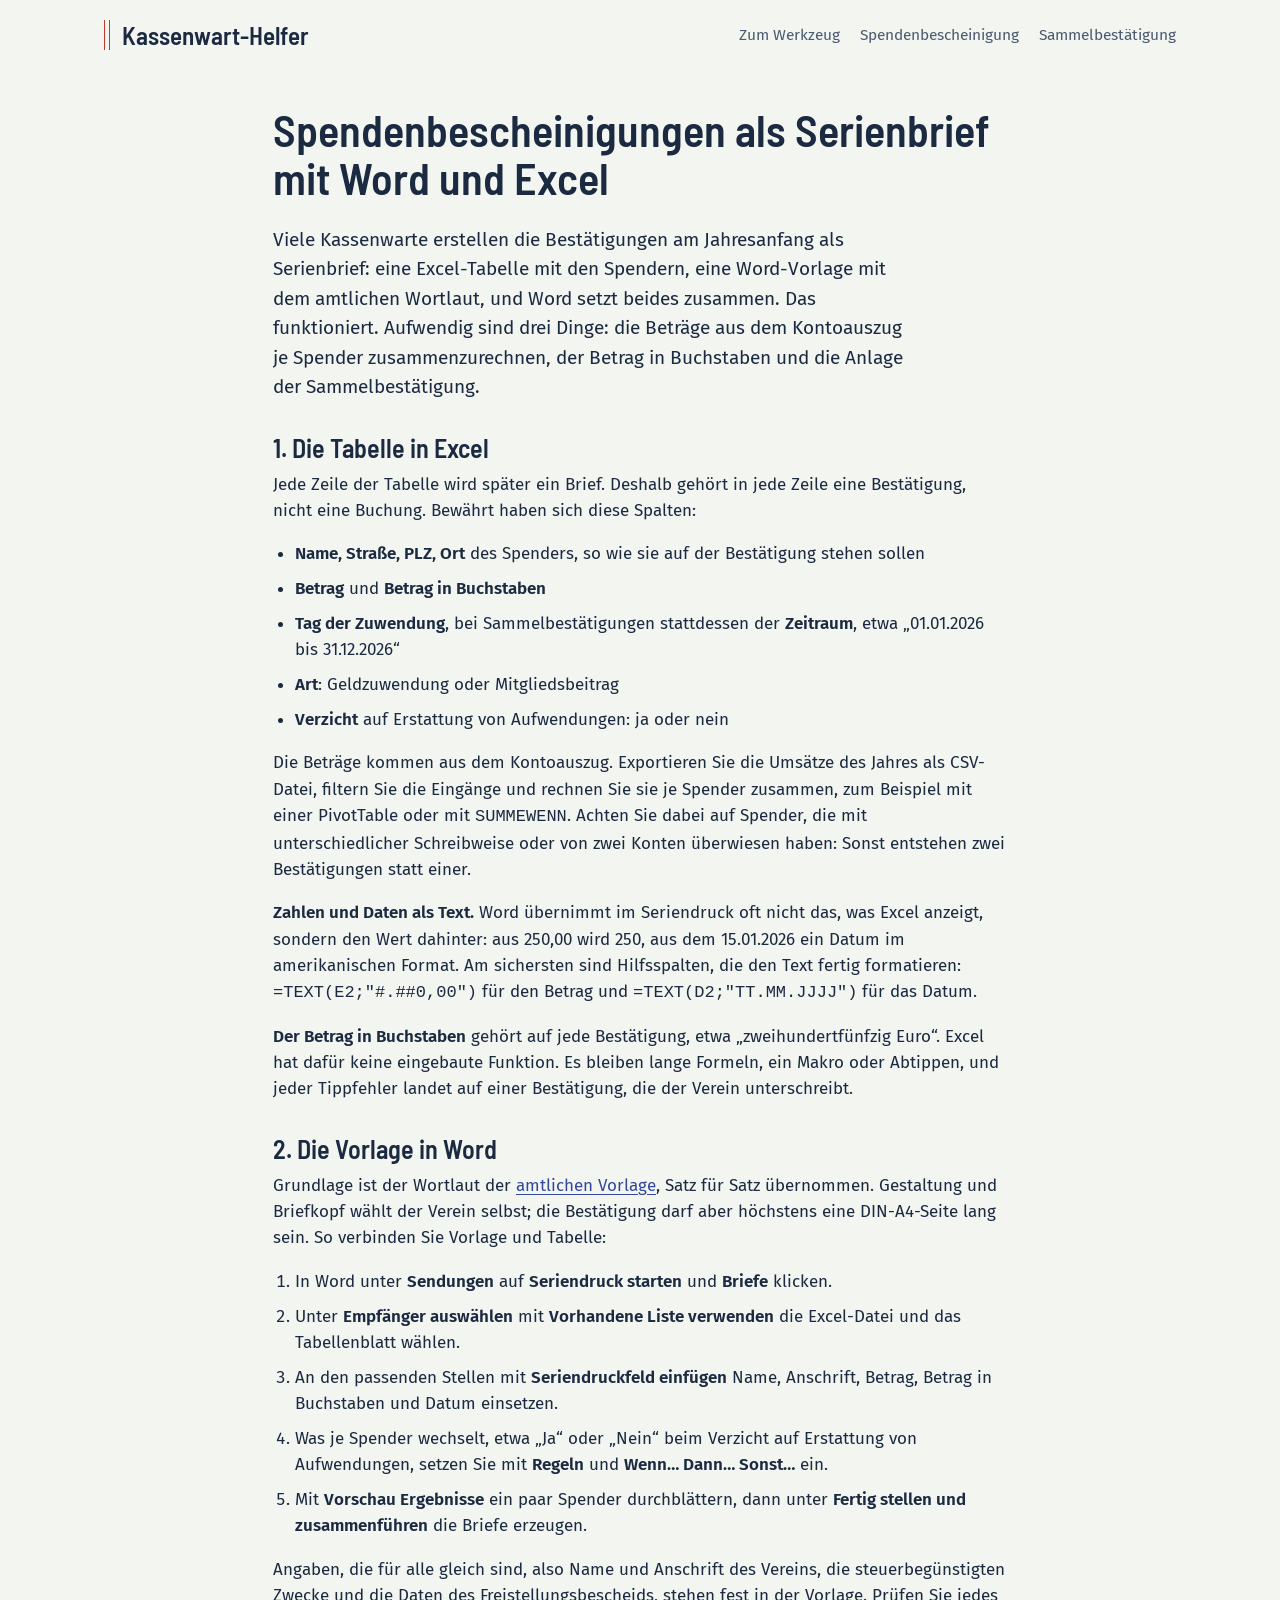
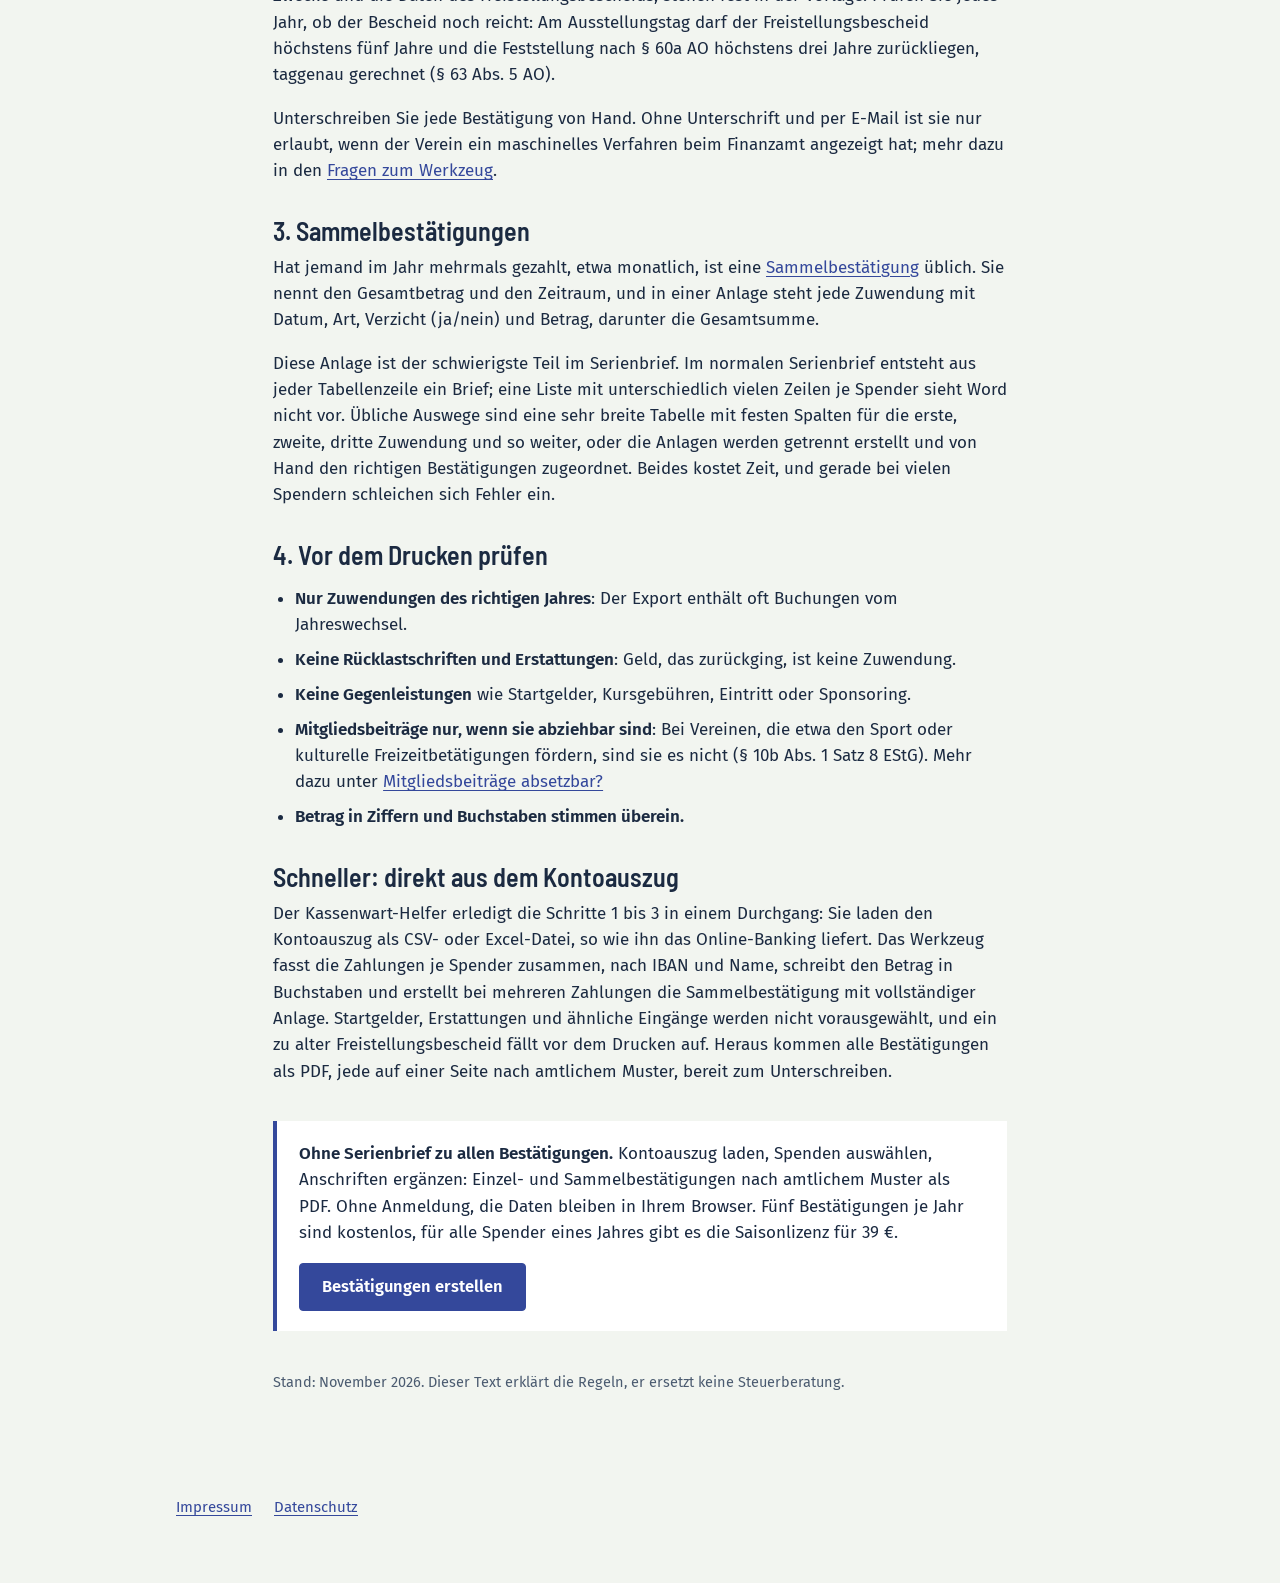
<file: spendenbescheinigung-serienbrief.html>
<!doctype html>
<html lang="de">
<head>
  <meta charset="utf-8">
  <meta name="viewport" content="width=device-width, initial-scale=1">
  <title>Spendenbescheinigungen als Serienbrief mit Word und Excel | Kassenwart-Helfer</title>
  <meta name="description" content="So erstellen Vereine Spendenbescheinigungen als Serienbrief aus einer Excel-Liste: Aufbau der Tabelle, Seriendruckfelder in Word, Betrag in Buchstaben und Sammelbestätigungen. Mit den typischen Stolperstellen.">
  <meta name="color-scheme" content="light dark">
  <link rel="canonical" href="https://kassenwart-helfer.de/spendenbescheinigung-serienbrief.html">
  <link rel="icon" href="favicon.svg" type="image/svg+xml">
  <link rel="stylesheet" href="style.css">
</head>
<body>
  <header class="kopf">
    <a class="marke" href="./">Kassenwart-Helfer</a>
    <nav aria-label="Seiten"><a href="./">Zum Werkzeug</a><a href="spendenbescheinigung-verein.html">Spendenbescheinigung</a><a href="sammelbestaetigung.html">Sammelbestätigung</a></nav>
  </header>
  <main class="text">
    <h1>Spendenbescheinigungen als Serienbrief mit Word und Excel</h1>
    <p class="lead">Viele Kassenwarte erstellen die Bestätigungen am Jahresanfang als Serienbrief: eine Excel-Tabelle mit den Spendern, eine Word-Vorlage mit dem amtlichen Wortlaut, und Word setzt beides zusammen. Das funktioniert. Aufwendig sind drei Dinge: die Beträge aus dem Kontoauszug je Spender zusammenzurechnen, der Betrag in Buchstaben und die Anlage der Sammelbestätigung.</p>

    <h2>1. Die Tabelle in Excel</h2>
    <p>Jede Zeile der Tabelle wird später ein Brief. Deshalb gehört in jede Zeile eine Bestätigung, nicht eine Buchung. Bewährt haben sich diese Spalten:</p>
    <ul>
      <li><strong>Name, Straße, PLZ, Ort</strong> des Spenders, so wie sie auf der Bestätigung stehen sollen</li>
      <li><strong>Betrag</strong> und <strong>Betrag in Buchstaben</strong></li>
      <li><strong>Tag der Zuwendung</strong>, bei Sammelbestätigungen stattdessen der <strong>Zeitraum</strong>, etwa „01.01.2026 bis 31.12.2026“</li>
      <li><strong>Art</strong>: Geldzuwendung oder Mitgliedsbeitrag</li>
      <li><strong>Verzicht</strong> auf Erstattung von Aufwendungen: ja oder nein</li>
    </ul>
    <p>Die Beträge kommen aus dem Kontoauszug. Exportieren Sie die Umsätze des Jahres als CSV-Datei, filtern Sie die Eingänge und rechnen Sie sie je Spender zusammen, zum Beispiel mit einer PivotTable oder mit <code>SUMMEWENN</code>. Achten Sie dabei auf Spender, die mit unterschiedlicher Schreibweise oder von zwei Konten überwiesen haben: Sonst entstehen zwei Bestätigungen statt einer.</p>
    <p><strong>Zahlen und Daten als Text.</strong> Word übernimmt im Seriendruck oft nicht das, was Excel anzeigt, sondern den Wert dahinter: aus 250,00 wird 250, aus dem 15.01.2026 ein Datum im amerikanischen Format. Am sichersten sind Hilfsspalten, die den Text fertig formatieren: <code>=TEXT(E2;"#.##0,00")</code> für den Betrag und <code>=TEXT(D2;"TT.MM.JJJJ")</code> für das Datum.</p>
    <p><strong>Der Betrag in Buchstaben</strong> gehört auf jede Bestätigung, etwa „zweihundertfünfzig Euro“. Excel hat dafür keine eingebaute Funktion. Es bleiben lange Formeln, ein Makro oder Abtippen, und jeder Tippfehler landet auf einer Bestätigung, die der Verein unterschreibt.</p>

    <h2>2. Die Vorlage in Word</h2>
    <p>Grundlage ist der Wortlaut der <a href="spendenbescheinigung-vorlage.html">amtlichen Vorlage</a>, Satz für Satz übernommen. Gestaltung und Briefkopf wählt der Verein selbst; die Bestätigung darf aber höchstens eine DIN-A4-Seite lang sein. So verbinden Sie Vorlage und Tabelle:</p>
    <ol>
      <li>In Word unter <strong>Sendungen</strong> auf <strong>Seriendruck starten</strong> und <strong>Briefe</strong> klicken.</li>
      <li>Unter <strong>Empfänger auswählen</strong> mit <strong>Vorhandene Liste verwenden</strong> die Excel-Datei und das Tabellenblatt wählen.</li>
      <li>An den passenden Stellen mit <strong>Seriendruckfeld einfügen</strong> Name, Anschrift, Betrag, Betrag in Buchstaben und Datum einsetzen.</li>
      <li>Was je Spender wechselt, etwa „Ja“ oder „Nein“ beim Verzicht auf Erstattung von Aufwendungen, setzen Sie mit <strong>Regeln</strong> und <strong>Wenn… Dann… Sonst…</strong> ein.</li>
      <li>Mit <strong>Vorschau Ergebnisse</strong> ein paar Spender durchblättern, dann unter <strong>Fertig stellen und zusammenführen</strong> die Briefe erzeugen.</li>
    </ol>
    <p>Angaben, die für alle gleich sind, also Name und Anschrift des Vereins, die steuerbegünstigten Zwecke und die Daten des Freistellungsbescheids, stehen fest in der Vorlage. Prüfen Sie jedes Jahr, ob der Bescheid noch reicht: Am Ausstellungstag darf der Freistellungsbescheid höchstens fünf Jahre und die Feststellung nach § 60a AO höchstens drei Jahre zurückliegen, taggenau gerechnet (§ 63 Abs. 5 AO).</p>
    <p>Unterschreiben Sie jede Bestätigung von Hand. Ohne Unterschrift und per E-Mail ist sie nur erlaubt, wenn der Verein ein maschinelles Verfahren beim Finanzamt angezeigt hat; mehr dazu in den <a href="./#email">Fragen zum Werkzeug</a>.</p>

    <h2>3. Sammelbestätigungen</h2>
    <p>Hat jemand im Jahr mehrmals gezahlt, etwa monatlich, ist eine <a href="sammelbestaetigung.html">Sammelbestätigung</a> üblich. Sie nennt den Gesamtbetrag und den Zeitraum, und in einer Anlage steht jede Zuwendung mit Datum, Art, Verzicht (ja/nein) und Betrag, darunter die Gesamtsumme.</p>
    <p>Diese Anlage ist der schwierigste Teil im Serienbrief. Im normalen Serienbrief entsteht aus jeder Tabellenzeile ein Brief; eine Liste mit unterschiedlich vielen Zeilen je Spender sieht Word nicht vor. Übliche Auswege sind eine sehr breite Tabelle mit festen Spalten für die erste, zweite, dritte Zuwendung und so weiter, oder die Anlagen werden getrennt erstellt und von Hand den richtigen Bestätigungen zugeordnet. Beides kostet Zeit, und gerade bei vielen Spendern schleichen sich Fehler ein.</p>

    <h2>4. Vor dem Drucken prüfen</h2>
    <ul>
      <li><strong>Nur Zuwendungen des richtigen Jahres</strong>: Der Export enthält oft Buchungen vom Jahreswechsel.</li>
      <li><strong>Keine Rücklastschriften und Erstattungen</strong>: Geld, das zurückging, ist keine Zuwendung.</li>
      <li><strong>Keine Gegenleistungen</strong> wie Startgelder, Kursgebühren, Eintritt oder Sponsoring.</li>
      <li><strong>Mitgliedsbeiträge nur, wenn sie abziehbar sind</strong>: Bei Vereinen, die etwa den Sport oder kulturelle Freizeitbetätigungen fördern, sind sie es nicht (§ 10b Abs. 1 Satz 8 EStG). Mehr dazu unter <a href="mitgliedsbeitrag-absetzbar.html">Mitgliedsbeiträge absetzbar?</a></li>
      <li><strong>Betrag in Ziffern und Buchstaben stimmen überein.</strong></li>
    </ul>

    <h2>Schneller: direkt aus dem Kontoauszug</h2>
    <p>Der Kassenwart-Helfer erledigt die Schritte 1 bis 3 in einem Durchgang: Sie laden den Kontoauszug als CSV- oder Excel-Datei, so wie ihn das Online-Banking liefert. Das Werkzeug fasst die Zahlungen je Spender zusammen, nach IBAN und Name, schreibt den Betrag in Buchstaben und erstellt bei mehreren Zahlungen die Sammelbestätigung mit vollständiger Anlage. Startgelder, Erstattungen und ähnliche Eingänge werden nicht vorausgewählt, und ein zu alter Freistellungsbescheid fällt vor dem Drucken auf. Heraus kommen alle Bestätigungen als PDF, jede auf einer Seite nach amtlichem Muster, bereit zum Unterschreiben.</p>
    <aside class="hinweisbox">
      <p><strong>Ohne Serienbrief zu allen Bestätigungen.</strong> Kontoauszug laden, Spenden auswählen, Anschriften ergänzen: Einzel- und Sammelbestätigungen nach amtlichem Muster als PDF. Ohne Anmeldung, die Daten bleiben in Ihrem Browser. Fünf Bestätigungen je Jahr sind kostenlos, für alle Spender eines Jahres gibt es die Saisonlizenz für 39 €.</p>
      <p><a class="knopf" href="./#verein">Bestätigungen erstellen</a></p>
    </aside>
    <p class="stand">Stand: November 2026. Dieser Text erklärt die Regeln, er ersetzt keine Steuerberatung.</p>
  </main>
  <footer class="fuss">
    <p><a href="impressum.html">Impressum</a> <a href="datenschutz.html">Datenschutz</a></p>
  </footer>
</body>
</html>
</file>
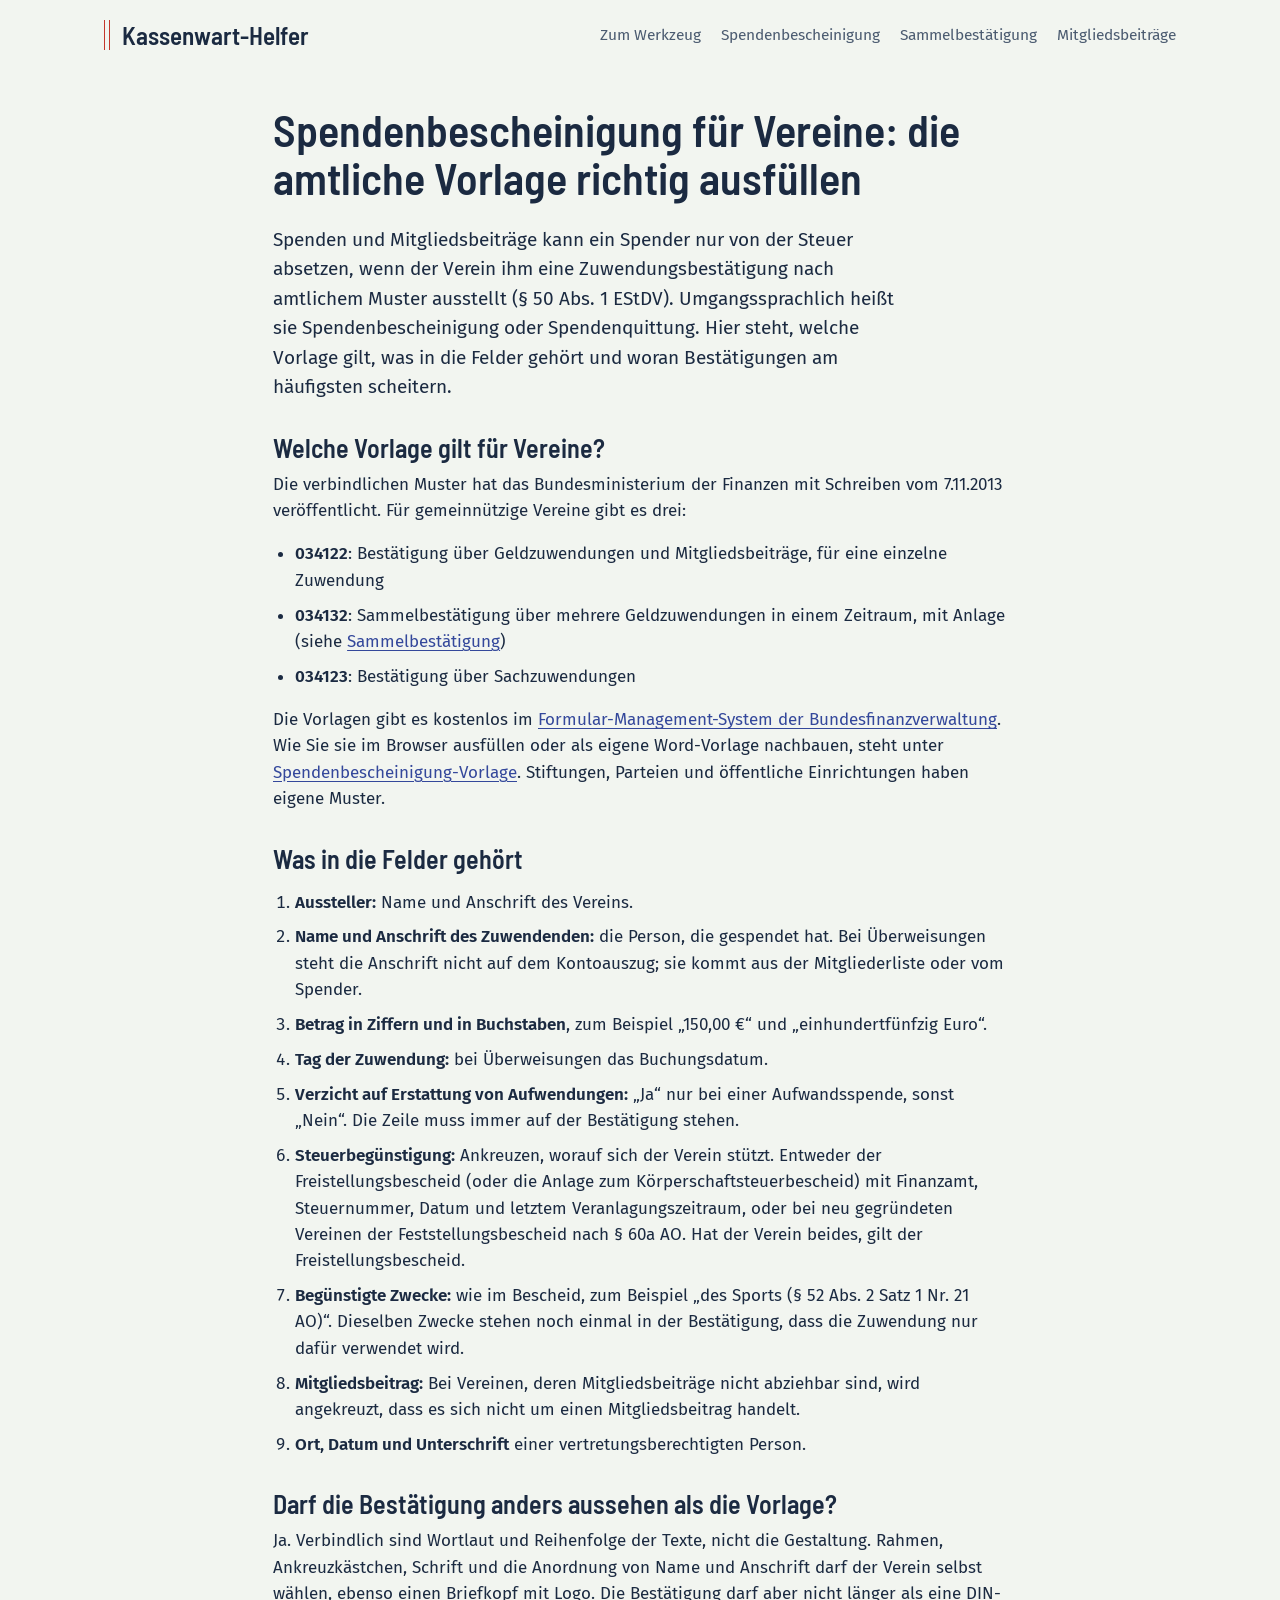
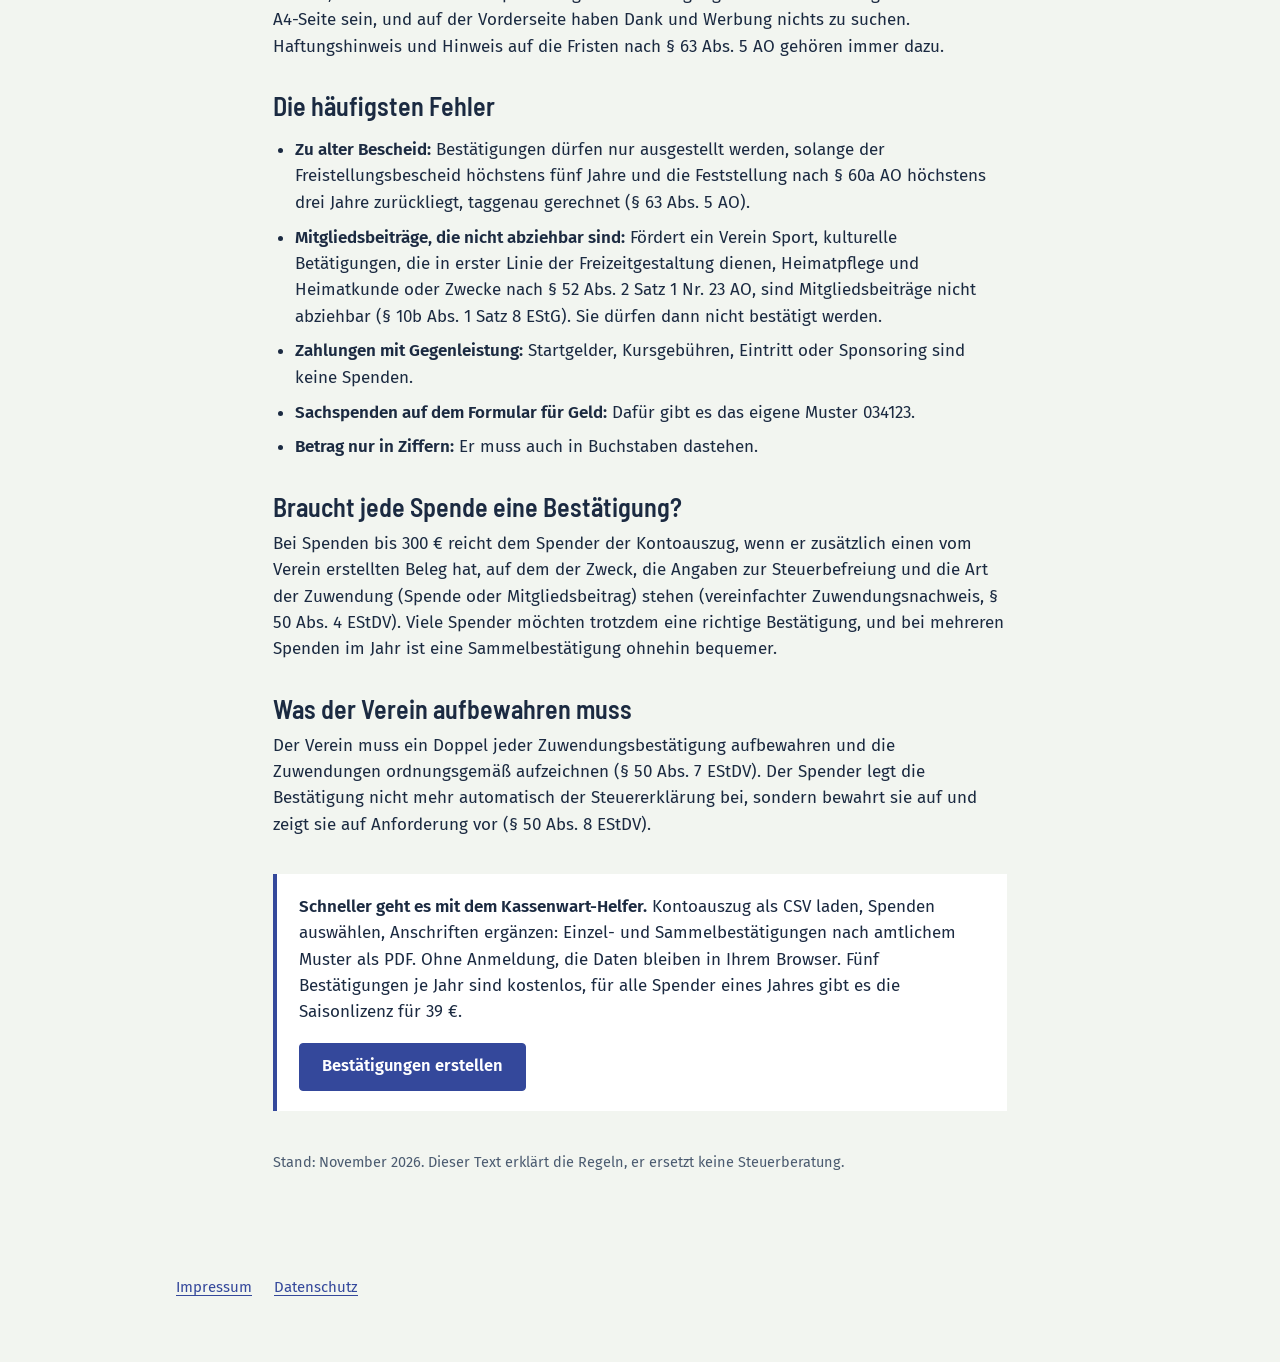
<file: spendenbescheinigung-verein.html>
<!doctype html>
<html lang="de">
<head>
  <meta charset="utf-8">
  <meta name="viewport" content="width=device-width, initial-scale=1">
  <title>Spendenbescheinigung für Vereine: amtliche Vorlage richtig ausfüllen | Kassenwart-Helfer</title>
  <meta name="description" content="Welche amtliche Vorlage gilt für die Spendenbescheinigung eines Vereins, was gehört in jedes Feld und welche Fehler das Finanzamt nicht akzeptiert. Mit Links zu den Mustern 034122 und 034132.">
  <meta name="color-scheme" content="light dark">
  <link rel="canonical" href="https://kassenwart-helfer.de/spendenbescheinigung-verein.html">
  <link rel="icon" href="favicon.svg" type="image/svg+xml">
  <link rel="stylesheet" href="style.css">
</head>
<body>
  <header class="kopf">
    <a class="marke" href="./">Kassenwart-Helfer</a>
    <nav aria-label="Seiten"><a href="./">Zum Werkzeug</a><a href="spendenbescheinigung-verein.html">Spendenbescheinigung</a><a href="sammelbestaetigung.html">Sammelbestätigung</a><a href="mitgliedsbeitrag-absetzbar.html">Mitgliedsbeiträge</a></nav>
  </header>
  <main class="text">
    <h1>Spendenbescheinigung für Vereine: die amtliche Vorlage richtig ausfüllen</h1>
    <p class="lead">Spenden und Mitgliedsbeiträge kann ein Spender nur von der Steuer absetzen, wenn der Verein ihm eine Zuwendungsbestätigung nach amtlichem Muster ausstellt (§ 50 Abs. 1 EStDV). Umgangssprachlich heißt sie Spendenbescheinigung oder Spendenquittung. Hier steht, welche Vorlage gilt, was in die Felder gehört und woran Bestätigungen am häufigsten scheitern.</p>

    <h2>Welche Vorlage gilt für Vereine?</h2>
    <p>Die verbindlichen Muster hat das Bundesministerium der Finanzen mit Schreiben vom 7.11.2013 veröffentlicht. Für gemeinnützige Vereine gibt es drei:</p>
    <ul>
      <li><strong>034122</strong>: Bestätigung über Geldzuwendungen und Mitgliedsbeiträge, für eine einzelne Zuwendung</li>
      <li><strong>034132</strong>: Sammelbestätigung über mehrere Geldzuwendungen in einem Zeitraum, mit Anlage (siehe <a href="sammelbestaetigung.html">Sammelbestätigung</a>)</li>
      <li><strong>034123</strong>: Bestätigung über Sachzuwendungen</li>
    </ul>
    <p>Die Vorlagen gibt es kostenlos im <a href="https://www.formulare-bfinv.de/ffw/action/invoke.do?id=034122">Formular-Management-System der Bundesfinanzverwaltung</a>. Wie Sie sie im Browser ausfüllen oder als eigene Word-Vorlage nachbauen, steht unter <a href="spendenbescheinigung-vorlage.html">Spendenbescheinigung-Vorlage</a>. Stiftungen, Parteien und öffentliche Einrichtungen haben eigene Muster.</p>

    <h2>Was in die Felder gehört</h2>
    <ol>
      <li><strong>Aussteller:</strong> Name und Anschrift des Vereins.</li>
      <li><strong>Name und Anschrift des Zuwendenden:</strong> die Person, die gespendet hat. Bei Überweisungen steht die Anschrift nicht auf dem Kontoauszug; sie kommt aus der Mitgliederliste oder vom Spender.</li>
      <li><strong>Betrag in Ziffern und in Buchstaben</strong>, zum Beispiel „150,00 €“ und „einhundertfünfzig Euro“.</li>
      <li><strong>Tag der Zuwendung:</strong> bei Überweisungen das Buchungsdatum.</li>
      <li><strong>Verzicht auf Erstattung von Aufwendungen:</strong> „Ja“ nur bei einer Aufwandsspende, sonst „Nein“. Die Zeile muss immer auf der Bestätigung stehen.</li>
      <li><strong>Steuerbegünstigung:</strong> Ankreuzen, worauf sich der Verein stützt. Entweder der Freistellungsbescheid (oder die Anlage zum Körperschaftsteuerbescheid) mit Finanzamt, Steuernummer, Datum und letztem Veranlagungszeitraum, oder bei neu gegründeten Vereinen der Feststellungsbescheid nach § 60a AO. Hat der Verein beides, gilt der Freistellungsbescheid.</li>
      <li><strong>Begünstigte Zwecke:</strong> wie im Bescheid, zum Beispiel „des Sports (§ 52 Abs. 2 Satz 1 Nr. 21 AO)“. Dieselben Zwecke stehen noch einmal in der Bestätigung, dass die Zuwendung nur dafür verwendet wird.</li>
      <li><strong>Mitgliedsbeitrag:</strong> Bei Vereinen, deren Mitgliedsbeiträge nicht abziehbar sind, wird angekreuzt, dass es sich nicht um einen Mitgliedsbeitrag handelt.</li>
      <li><strong>Ort, Datum und Unterschrift</strong> einer vertretungsberechtigten Person.</li>
    </ol>

    <h2>Darf die Bestätigung anders aussehen als die Vorlage?</h2>
    <p>Ja. Verbindlich sind Wortlaut und Reihenfolge der Texte, nicht die Gestaltung. Rahmen, Ankreuzkästchen, Schrift und die Anordnung von Name und Anschrift darf der Verein selbst wählen, ebenso einen Briefkopf mit Logo. Die Bestätigung darf aber nicht länger als eine DIN-A4-Seite sein, und auf der Vorderseite haben Dank und Werbung nichts zu suchen. Haftungshinweis und Hinweis auf die Fristen nach § 63 Abs. 5 AO gehören immer dazu.</p>

    <h2>Die häufigsten Fehler</h2>
    <ul>
      <li><strong>Zu alter Bescheid:</strong> Bestätigungen dürfen nur ausgestellt werden, solange der Freistellungsbescheid höchstens fünf Jahre und die Feststellung nach § 60a AO höchstens drei Jahre zurückliegt, taggenau gerechnet (§ 63 Abs. 5 AO).</li>
      <li><strong>Mitgliedsbeiträge, die nicht abziehbar sind:</strong> Fördert ein Verein Sport, kulturelle Betätigungen, die in erster Linie der Freizeitgestaltung dienen, Heimatpflege und Heimatkunde oder Zwecke nach § 52 Abs. 2 Satz 1 Nr. 23 AO, sind Mitgliedsbeiträge nicht abziehbar (§ 10b Abs. 1 Satz 8 EStG). Sie dürfen dann nicht bestätigt werden.</li>
      <li><strong>Zahlungen mit Gegenleistung:</strong> Startgelder, Kursgebühren, Eintritt oder Sponsoring sind keine Spenden.</li>
      <li><strong>Sachspenden auf dem Formular für Geld:</strong> Dafür gibt es das eigene Muster 034123.</li>
      <li><strong>Betrag nur in Ziffern:</strong> Er muss auch in Buchstaben dastehen.</li>
    </ul>

    <h2>Braucht jede Spende eine Bestätigung?</h2>
    <p>Bei Spenden bis 300 € reicht dem Spender der Kontoauszug, wenn er zusätzlich einen vom Verein erstellten Beleg hat, auf dem der Zweck, die Angaben zur Steuerbefreiung und die Art der Zuwendung (Spende oder Mitgliedsbeitrag) stehen (vereinfachter Zuwendungsnachweis, § 50 Abs. 4 EStDV). Viele Spender möchten trotzdem eine richtige Bestätigung, und bei mehreren Spenden im Jahr ist eine Sammelbestätigung ohnehin bequemer.</p>

    <h2>Was der Verein aufbewahren muss</h2>
    <p>Der Verein muss ein Doppel jeder Zuwendungsbestätigung aufbewahren und die Zuwendungen ordnungsgemäß aufzeichnen (§ 50 Abs. 7 EStDV). Der Spender legt die Bestätigung nicht mehr automatisch der Steuererklärung bei, sondern bewahrt sie auf und zeigt sie auf Anforderung vor (§ 50 Abs. 8 EStDV).</p>
    <aside class="hinweisbox">
      <p><strong>Schneller geht es mit dem Kassenwart-Helfer.</strong> Kontoauszug als CSV laden, Spenden auswählen, Anschriften ergänzen: Einzel- und Sammelbestätigungen nach amtlichem Muster als PDF. Ohne Anmeldung, die Daten bleiben in Ihrem Browser. Fünf Bestätigungen je Jahr sind kostenlos, für alle Spender eines Jahres gibt es die Saisonlizenz für 39 €.</p>
      <p><a class="knopf" href="./#verein">Bestätigungen erstellen</a></p>
    </aside>
    <p class="stand">Stand: November 2026. Dieser Text erklärt die Regeln, er ersetzt keine Steuerberatung.</p>
  </main>
  <footer class="fuss">
    <p><a href="impressum.html">Impressum</a> <a href="datenschutz.html">Datenschutz</a></p>
  </footer>
</body>
</html>
</file>
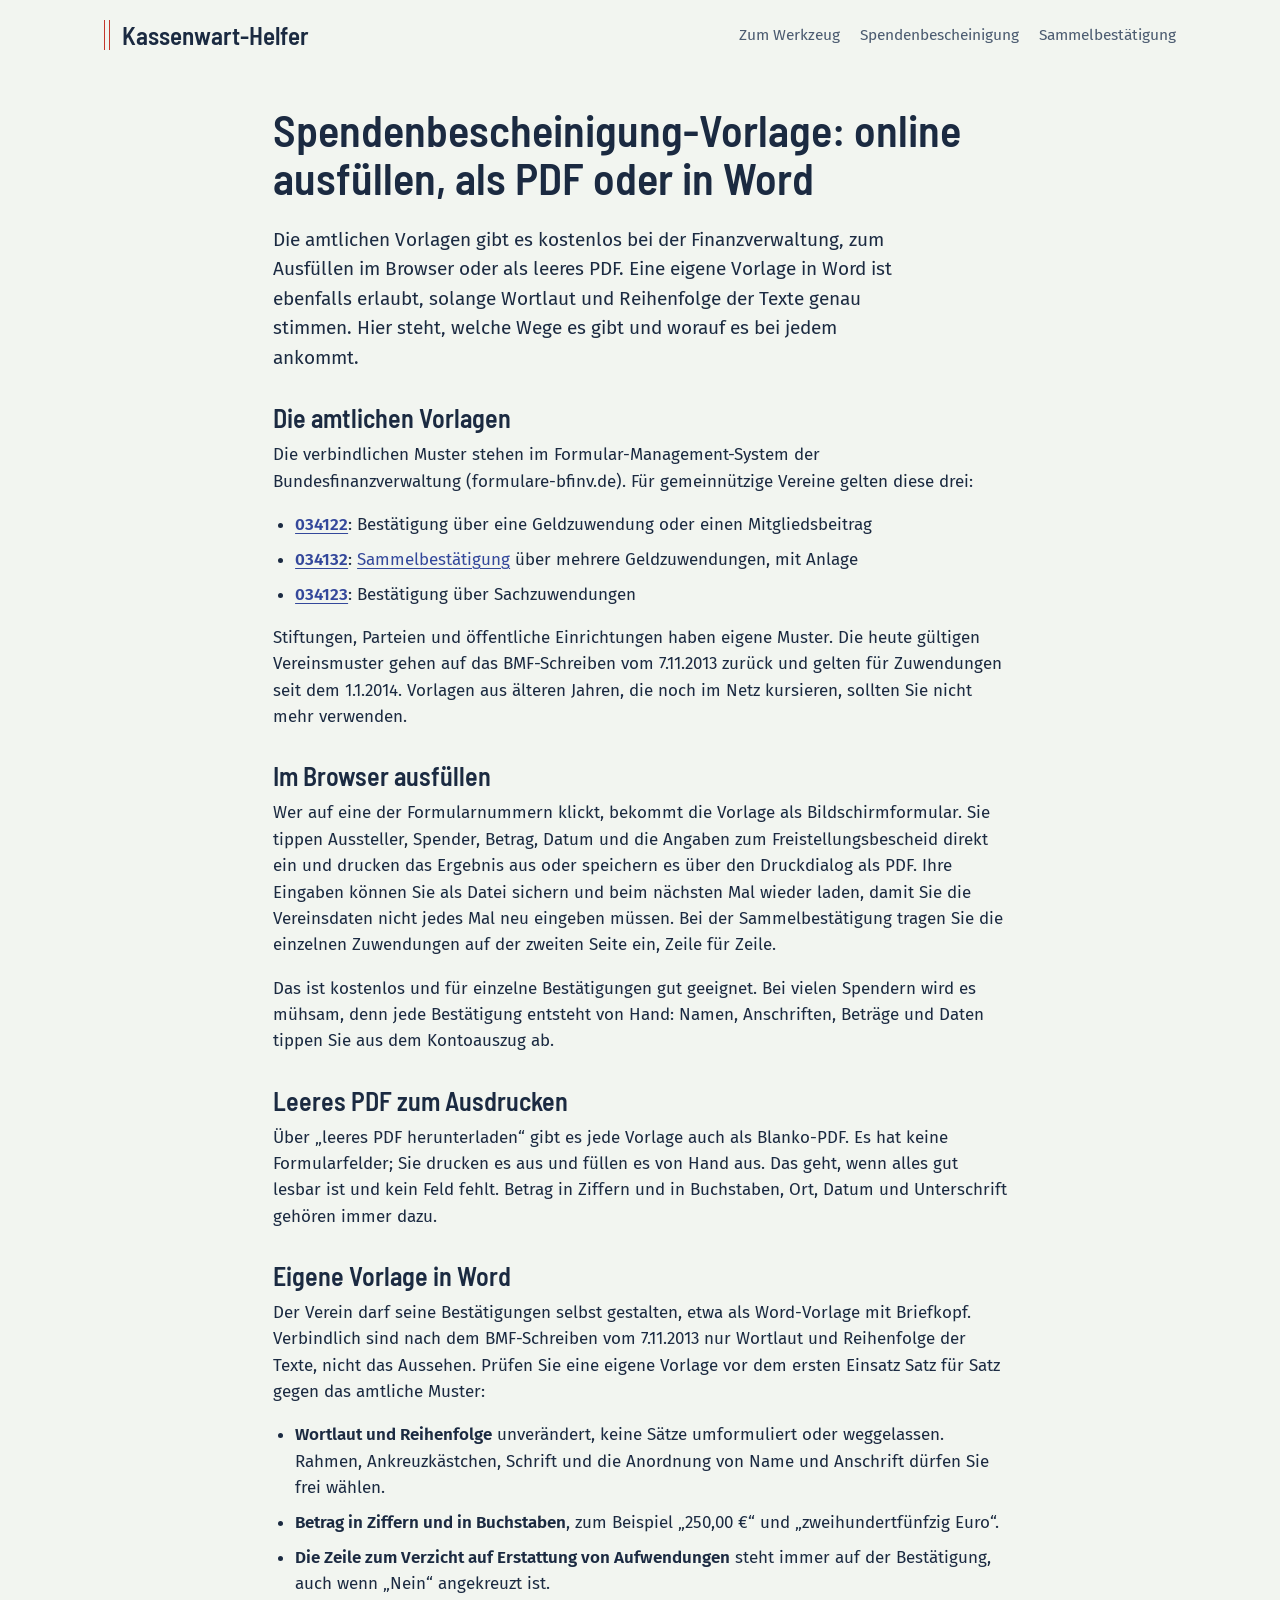
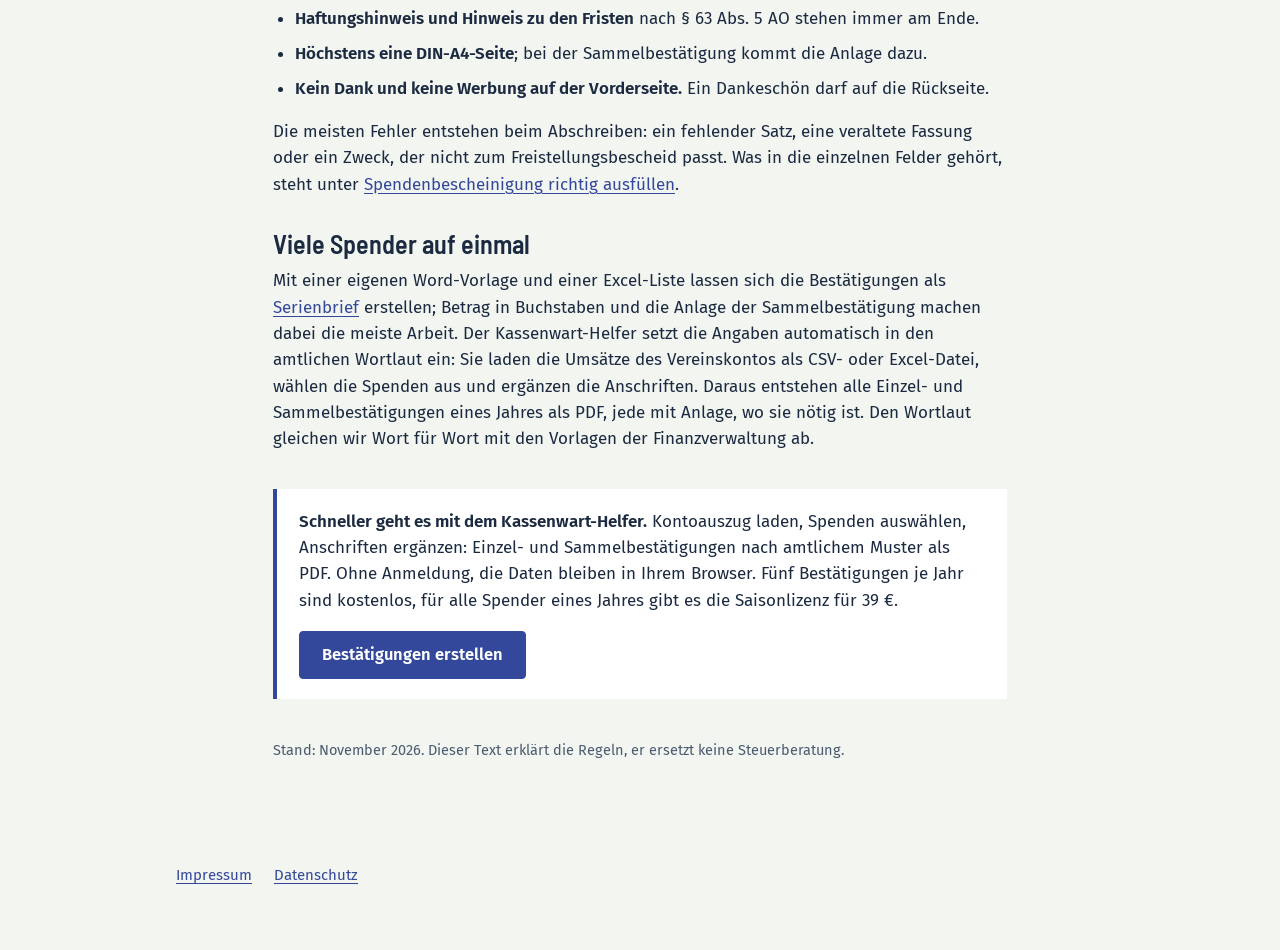
<file: spendenbescheinigung-vorlage.html>
<!doctype html>
<html lang="de">
<head>
  <meta charset="utf-8">
  <meta name="viewport" content="width=device-width, initial-scale=1">
  <title>Spendenbescheinigung-Vorlage: online ausfüllen, als PDF oder in Word | Kassenwart-Helfer</title>
  <meta name="description" content="Wo es die amtliche Vorlage für die Spendenbescheinigung gibt, wie man sie im Browser ausfüllt und ob der Verein eine eigene Word-Vorlage nehmen darf. Mit Prüfliste für eigene Vorlagen.">
  <meta name="color-scheme" content="light dark">
  <link rel="canonical" href="https://kassenwart-helfer.de/spendenbescheinigung-vorlage.html">
  <link rel="icon" href="favicon.svg" type="image/svg+xml">
  <link rel="stylesheet" href="style.css">
</head>
<body>
  <header class="kopf">
    <a class="marke" href="./">Kassenwart-Helfer</a>
    <nav aria-label="Seiten"><a href="./">Zum Werkzeug</a><a href="spendenbescheinigung-verein.html">Spendenbescheinigung</a><a href="sammelbestaetigung.html">Sammelbestätigung</a></nav>
  </header>
  <main class="text">
    <h1>Spendenbescheinigung-Vorlage: online ausfüllen, als PDF oder in Word</h1>
    <p class="lead">Die amtlichen Vorlagen gibt es kostenlos bei der Finanzverwaltung, zum Ausfüllen im Browser oder als leeres PDF. Eine eigene Vorlage in Word ist ebenfalls erlaubt, solange Wortlaut und Reihenfolge der Texte genau stimmen. Hier steht, welche Wege es gibt und worauf es bei jedem ankommt.</p>

    <h2>Die amtlichen Vorlagen</h2>
    <p>Die verbindlichen Muster stehen im Formular-Management-System der Bundesfinanzverwaltung (formulare-bfinv.de). Für gemeinnützige Vereine gelten diese drei:</p>
    <ul>
      <li><a href="https://www.formulare-bfinv.de/ffw/action/invoke.do?id=034122"><strong>034122</strong></a>: Bestätigung über eine Geldzuwendung oder einen Mitgliedsbeitrag</li>
      <li><a href="https://www.formulare-bfinv.de/ffw/action/invoke.do?id=034132"><strong>034132</strong></a>: <a href="sammelbestaetigung.html">Sammelbestätigung</a> über mehrere Geldzuwendungen, mit Anlage</li>
      <li><a href="https://www.formulare-bfinv.de/ffw/action/invoke.do?id=034123"><strong>034123</strong></a>: Bestätigung über Sachzuwendungen</li>
    </ul>
    <p>Stiftungen, Parteien und öffentliche Einrichtungen haben eigene Muster. Die heute gültigen Vereinsmuster gehen auf das BMF-Schreiben vom 7.11.2013 zurück und gelten für Zuwendungen seit dem 1.1.2014. Vorlagen aus älteren Jahren, die noch im Netz kursieren, sollten Sie nicht mehr verwenden.</p>

    <h2>Im Browser ausfüllen</h2>
    <p>Wer auf eine der Formularnummern klickt, bekommt die Vorlage als Bildschirmformular. Sie tippen Aussteller, Spender, Betrag, Datum und die Angaben zum Freistellungsbescheid direkt ein und drucken das Ergebnis aus oder speichern es über den Druckdialog als PDF. Ihre Eingaben können Sie als Datei sichern und beim nächsten Mal wieder laden, damit Sie die Vereinsdaten nicht jedes Mal neu eingeben müssen. Bei der Sammelbestätigung tragen Sie die einzelnen Zuwendungen auf der zweiten Seite ein, Zeile für Zeile.</p>
    <p>Das ist kostenlos und für einzelne Bestätigungen gut geeignet. Bei vielen Spendern wird es mühsam, denn jede Bestätigung entsteht von Hand: Namen, Anschriften, Beträge und Daten tippen Sie aus dem Kontoauszug ab.</p>

    <h2>Leeres PDF zum Ausdrucken</h2>
    <p>Über „leeres PDF herunterladen“ gibt es jede Vorlage auch als Blanko-PDF. Es hat keine Formularfelder; Sie drucken es aus und füllen es von Hand aus. Das geht, wenn alles gut lesbar ist und kein Feld fehlt. Betrag in Ziffern und in Buchstaben, Ort, Datum und Unterschrift gehören immer dazu.</p>

    <h2>Eigene Vorlage in Word</h2>
    <p>Der Verein darf seine Bestätigungen selbst gestalten, etwa als Word-Vorlage mit Briefkopf. Verbindlich sind nach dem BMF-Schreiben vom 7.11.2013 nur Wortlaut und Reihenfolge der Texte, nicht das Aussehen. Prüfen Sie eine eigene Vorlage vor dem ersten Einsatz Satz für Satz gegen das amtliche Muster:</p>
    <ul>
      <li><strong>Wortlaut und Reihenfolge</strong> unverändert, keine Sätze umformuliert oder weggelassen. Rahmen, Ankreuzkästchen, Schrift und die Anordnung von Name und Anschrift dürfen Sie frei wählen.</li>
      <li><strong>Betrag in Ziffern und in Buchstaben</strong>, zum Beispiel „250,00 €“ und „zweihundertfünfzig Euro“.</li>
      <li><strong>Die Zeile zum Verzicht auf Erstattung von Aufwendungen</strong> steht immer auf der Bestätigung, auch wenn „Nein“ angekreuzt ist.</li>
      <li><strong>Haftungshinweis und Hinweis zu den Fristen</strong> nach § 63 Abs. 5 AO stehen immer am Ende.</li>
      <li><strong>Höchstens eine DIN-A4-Seite</strong>; bei der Sammelbestätigung kommt die Anlage dazu.</li>
      <li><strong>Kein Dank und keine Werbung auf der Vorderseite.</strong> Ein Dankeschön darf auf die Rückseite.</li>
    </ul>
    <p>Die meisten Fehler entstehen beim Abschreiben: ein fehlender Satz, eine veraltete Fassung oder ein Zweck, der nicht zum Freistellungsbescheid passt. Was in die einzelnen Felder gehört, steht unter <a href="spendenbescheinigung-verein.html">Spendenbescheinigung richtig ausfüllen</a>.</p>

    <h2>Viele Spender auf einmal</h2>
    <p>Mit einer eigenen Word-Vorlage und einer Excel-Liste lassen sich die Bestätigungen als <a href="spendenbescheinigung-serienbrief.html">Serienbrief</a> erstellen; Betrag in Buchstaben und die Anlage der Sammelbestätigung machen dabei die meiste Arbeit. Der Kassenwart-Helfer setzt die Angaben automatisch in den amtlichen Wortlaut ein: Sie laden die Umsätze des Vereinskontos als CSV- oder Excel-Datei, wählen die Spenden aus und ergänzen die Anschriften. Daraus entstehen alle Einzel- und Sammelbestätigungen eines Jahres als PDF, jede mit Anlage, wo sie nötig ist. Den Wortlaut gleichen wir Wort für Wort mit den Vorlagen der Finanzverwaltung ab.</p>
    <aside class="hinweisbox">
      <p><strong>Schneller geht es mit dem Kassenwart-Helfer.</strong> Kontoauszug laden, Spenden auswählen, Anschriften ergänzen: Einzel- und Sammelbestätigungen nach amtlichem Muster als PDF. Ohne Anmeldung, die Daten bleiben in Ihrem Browser. Fünf Bestätigungen je Jahr sind kostenlos, für alle Spender eines Jahres gibt es die Saisonlizenz für 39 €.</p>
      <p><a class="knopf" href="./#verein">Bestätigungen erstellen</a></p>
    </aside>
    <p class="stand">Stand: November 2026. Dieser Text erklärt die Regeln, er ersetzt keine Steuerberatung.</p>
  </main>
  <footer class="fuss">
    <p><a href="impressum.html">Impressum</a> <a href="datenschutz.html">Datenschutz</a></p>
  </footer>
</body>
</html>
</file>
<file: style.css>
/* Kassenwart-Helfer: Kassenbuch-Papier, rote Randlinie, Stempelblau für Handlungen. */

@font-face {
  font-family: 'Barlow Semi Condensed';
  font-weight: 600;
  font-display: swap;
  src: url(fonts/barlow-semi-condensed-latin-600-normal.woff2) format('woff2');
}
@font-face {
  font-family: 'Fira Sans';
  font-weight: 400;
  font-display: swap;
  src: url(fonts/fira-sans-latin-400-normal.woff2) format('woff2');
}
@font-face {
  font-family: 'Fira Sans';
  font-weight: 600;
  font-display: swap;
  src: url(fonts/fira-sans-latin-600-normal.woff2) format('woff2');
}

:root {
  color-scheme: light;
  --papier: #f2f5f0;
  --blatt: #ffffff;
  --linie: #d3dfd6;
  --linie-stark: #93a99a;
  --tinte: #1b2a41;
  --tinte-leise: #4b5b70;
  --stempel: #34489b;
  --stempel-tief: #26387d;
  --stempel-hell: #e6eaf7;
  --auf-stempel: #ffffff;
  --rand: #c4372c;
  --fehler: #a3241a;
  --fehler-hell: #fbeae7;
  --kopf: 'Barlow Semi Condensed', 'Arial Narrow', Arial, sans-serif;
  --text: 'Fira Sans', 'Segoe UI', system-ui, sans-serif;
  --rand-x: 72px;
  --seite: 1120px;
  --gutter: 24px;
}

@media (prefers-color-scheme: dark) {
  :root {
    color-scheme: dark;
    --papier: #131a17;
    --blatt: #1b2420;
    --linie: #2c3a33;
    --linie-stark: #51665b;
    --tinte: #e4ebe6;
    --tinte-leise: #a9b6ae;
    --stempel: #9fb0f3;
    --stempel-tief: #c3cdf8;
    --stempel-hell: #222b47;
    --auf-stempel: #131a17;
    --rand: #e2695d;
    --fehler: #f19083;
    --fehler-hell: #3a201d;
  }
}

*, *::before, *::after { box-sizing: border-box; }
html { -webkit-text-size-adjust: 100%; scroll-behavior: smooth; }
@media (prefers-reduced-motion: reduce) { html { scroll-behavior: auto; } }
body {
  margin: 0;
  font-variant-numeric: lining-nums;
  background: var(--papier);
  color: var(--tinte);
  font: 400 17px/1.55 var(--text);
}
a { color: var(--stempel); text-underline-offset: 3px; }
h1, h2, h3 { font-family: var(--kopf); font-weight: 600; line-height: 1.08; margin: 0; }
p { margin: 0 0 1em; }
:focus-visible { outline: 3px solid var(--stempel); outline-offset: 2px; }
[hidden] { display: none !important; }

/* Kopf */
.kopf {
  max-width: var(--seite);
  margin: 0 auto;
  padding: 20px var(--gutter);
  display: flex;
  align-items: center;
  justify-content: space-between;
  gap: 12px 24px;
  flex-wrap: wrap;
}
.marke {
  display: inline-flex;
  align-items: center;
  gap: 12px;
  font: 600 25px/1 var(--kopf);
  color: var(--tinte);
  text-decoration: none;
}
.marke::before, .kassenbuch::before {
  content: '';
  border-left: 1.5px solid var(--rand);
  border-right: 1.5px solid var(--rand);
}
.marke::before { width: 6px; height: 30px; }
.kopf nav { display: flex; flex-wrap: wrap; gap: 8px 20px; font-size: 15.5px; }
.kopf nav a { color: var(--tinte-leise); text-decoration: none; }
.kopf nav a:hover { color: var(--stempel); text-decoration: underline; }

/* Einstieg */
.einstieg {
  max-width: var(--seite);
  margin: 0 auto;
  padding: 36px var(--gutter) 72px;
  display: grid;
  grid-template-columns: minmax(0, 1.2fr) minmax(0, 0.8fr);
  gap: 64px;
  align-items: center;
}
.einstieg h1 {
  font-size: clamp(34px, 4.3vw, 50px);
  overflow-wrap: break-word;
  margin-bottom: 18px;
}
.lead { font-size: 19.5px; max-width: 34em; }
.fakten { list-style: none; padding: 0; margin: 24px 0 28px; max-width: 36em; border-top: 1px solid var(--linie-stark); }
.fakten li { padding: 10px 0; border-bottom: 1px solid var(--linie); }
.fakten strong { display: block; }
.beleg { margin: 0; }
.beleg img {
  display: block;
  width: 100%;
  height: auto;
  background: #fff;
  border: 1px solid var(--linie);
  box-shadow: 0 1px 0 var(--linie-stark), 0 24px 48px -28px rgba(27, 42, 65, 0.45);
}
.beleg figcaption { margin-top: 12px; font-size: 15px; }

/* Knöpfe */
.knopf {
  display: inline-flex;
  align-items: center;
  justify-content: center;
  min-height: 48px;
  padding: 10px 22px;
  border-radius: 4px;
  border: 1.5px solid var(--stempel);
  background: var(--stempel);
  color: var(--auf-stempel);
  font: 600 16.5px/1.25 var(--text);
  text-align: center;
  text-decoration: none;
  cursor: pointer;
}
.knopf:hover { background: var(--stempel-tief); border-color: var(--stempel-tief); }
.knopf.zweit { background: transparent; color: var(--stempel); }
.knopf.zweit:hover { background: var(--stempel-hell); }
.knopf.klein { min-height: 42px; padding: 8px 16px; font-size: 15.5px; }
.knopf:disabled { opacity: 0.45; cursor: not-allowed; }
.knopf:disabled:hover { background: var(--stempel); }
.knopf.zweit:disabled:hover { background: transparent; }
.knopf:focus-within { outline: 3px solid var(--stempel); outline-offset: 2px; }
.leise {
  background: none;
  border: 0;
  padding: 4px 0;
  color: var(--stempel);
  font: inherit;
  text-decoration: underline;
  text-underline-offset: 3px;
  cursor: pointer;
}

/* Kassenbuch mit Randlinie und Schrittnummern */
.kassenbuch {
  position: relative;
  max-width: var(--seite);
  margin: 0 auto;
  padding: 0 var(--gutter) 24px calc(var(--gutter) + var(--rand-x));
}
.kassenbuch::before {
  position: absolute;
  top: 0;
  bottom: 0;
  left: calc(var(--gutter) + var(--rand-x) - 24px);
  width: 6px;
}
.schritt { position: relative; padding: 40px 0 52px; }
.schritt::before {
  content: '';
  position: absolute;
  top: 0;
  left: calc(-1 * var(--rand-x));
  right: 0;
  border-top: 1px solid var(--linie-stark);
}
.schritt .nr {
  position: absolute;
  top: 38px;
  left: calc(-1 * var(--rand-x));
  width: calc(var(--rand-x) - 38px);
  text-align: right;
  font: 600 36px/1 var(--kopf);
  font-variant-numeric: tabular-nums;
}
.schritt h2 { font-size: 32px; margin-bottom: 10px; }
.erklaerung { max-width: 44em; color: var(--tinte-leise); margin-bottom: 24px; }

/* Formulare */
.felder {
  display: grid;
  grid-template-columns: repeat(2, minmax(0, 1fr));
  gap: 18px 24px;
  max-width: 840px;
}
.felder .breit { grid-column: 1 / -1; }
.felder > label:not(.wahl), .zeile-jahr label, .suche, .zuordnung label {
  display: flex;
  flex-direction: column;
  gap: 6px;
  font-weight: 600;
  font-size: 15.5px;
}
fieldset { border: 0; padding: 0; margin: 0; min-width: 0; }
legend { font-weight: 600; font-size: 15.5px; padding: 0; margin-bottom: 8px; }
fieldset .wahl + .wahl { margin-top: 8px; }
input:not([type]), input[type=text], input[type=date], input[type=search], select, textarea {
  width: 100%;
  min-height: 46px;
  padding: 9px 11px;
  font: 400 17px/1.4 var(--text);
  color: var(--tinte);
  background: var(--blatt);
  border: 1px solid var(--linie-stark);
  border-radius: 3px;
}
textarea { resize: vertical; min-height: 66px; }
input::placeholder, textarea::placeholder { color: var(--tinte-leise); opacity: 0.65; }
.wahl { display: flex; gap: 10px; align-items: flex-start; font-weight: 400; cursor: pointer; }
.wahl input { flex: none; width: 19px; height: 19px; margin: 3px 0 0; accent-color: var(--stempel); }
.hilfe { display: block; margin-top: 4px; font-weight: 400; font-size: 15px; line-height: 1.45; color: var(--tinte-leise); }

/* Meldungen */
.meldung { max-width: 840px; margin: 18px 0 0; padding: 10px 14px; border-left: 4px solid var(--stempel); background: var(--stempel-hell); }
.meldung:empty { display: none; }
.meldung.fehler { border-color: var(--fehler); background: var(--fehler-hell); }
.probleme { list-style: none; padding: 0; margin: 12px 0 0; max-width: 840px; }
.probleme li { margin-bottom: 6px; padding: 10px 14px; border-left: 4px solid var(--fehler); background: var(--fehler-hell); }

/* Schritt 2 */
.ablage {
  position: relative;
  display: flex;
  flex-direction: column;
  align-items: center;
  gap: 4px;
  max-width: 840px;
  padding: 36px 24px;
  text-align: center;
  background: var(--blatt);
  border: 1.5px dashed var(--linie-stark);
  border-radius: 6px;
  cursor: pointer;
}
.ablage:hover, .ablage.ueber { border-color: var(--stempel); background: var(--stempel-hell); }
.ablage:focus-within { outline: 3px solid var(--stempel); outline-offset: 2px; }
.ablage input, .unsichtbar {
  position: absolute;
  width: 1px;
  height: 1px;
  opacity: 0;
  overflow: hidden;
  clip-path: inset(50%);
}
.ablage-titel { font: 600 23px/1.2 var(--kopf); color: var(--stempel); }
.ablage-text { font-size: 15.5px; color: var(--tinte-leise); }
.nebenbei { margin: 12px 0 0; font-size: 15.5px; color: var(--tinte-leise); }
.dateien { max-width: 840px; }
.datei { margin-top: 14px; padding: 10px 14px; background: var(--blatt); border: 1px solid var(--linie); border-radius: 4px; }
.datei summary { cursor: pointer; }
.zuordnung { grid-template-columns: repeat(auto-fill, minmax(150px, 1fr)); gap: 12px; margin: 14px 0 6px; }
.zuordnung select { min-height: 40px; font-size: 15.5px; }
.zeile-jahr { margin-top: 22px; max-width: 280px; }
.hand { margin-top: 28px; max-width: 840px; }
.hand summary { cursor: pointer; font-weight: 600; color: var(--stempel); }
.hand .hilfe { margin: 10px 0 16px; }

/* Schritt 3: Liste der Spender */
.werkzeuge { display: flex; flex-wrap: wrap; align-items: center; gap: 14px 28px; margin-bottom: 18px; }
.werkzeuge .suche { flex-direction: row; align-items: center; gap: 10px; margin-left: auto; }
.werkzeuge .suche input { width: 200px; min-height: 42px; }
.liste { list-style: none; margin: 0; padding: 0; border-top: 1px solid var(--linie-stark); }
.spender { border-bottom: 1px solid var(--linie); }
.spender .zeile {
  display: grid;
  grid-template-columns: 26px minmax(0, 1fr) 212px auto;
  gap: 10px 18px;
  align-items: start;
  padding: 14px 0;
}
.spender .auswahl { padding-top: 12px; }
.spender .auswahl input { width: 19px; height: 19px; margin: 0; accent-color: var(--stempel); }
.spender .person { display: grid; grid-template-columns: minmax(0, 0.85fr) minmax(0, 1.15fr); gap: 8px; }
.spender .name { font-weight: 600; }
.spender .anschrift { min-height: 46px; height: 70px; }
.spender .stand { padding-top: 6px; text-align: right; }
.spender .betrag { display: block; font: 600 21px/1.2 var(--kopf); font-variant-numeric: tabular-nums; }
.spender .form { display: block; font-size: 14.5px; color: var(--tinte-leise); }
.spender .knoepfe { display: flex; gap: 16px; padding-top: 8px; white-space: nowrap; }
.spender.aus .person, .spender.aus .stand { opacity: 0.5; }
.spender.ohne-anschrift .anschrift { border-color: var(--fehler); background: var(--fehler-hell); }
.posten { padding: 0 0 18px 44px; overflow-x: auto; }
.posten table { width: 100%; border-collapse: collapse; font-size: 15.5px; }
.posten th { padding: 6px 8px; text-align: left; font-size: 14px; color: var(--tinte-leise); border-bottom: 1px solid var(--linie-stark); }
.posten td { padding: 7px 8px; vertical-align: top; border-bottom: 1px solid var(--linie); }
.posten td:first-child, .posten th:first-child { width: 34px; }
.posten td.zahl, .posten th:last-child { text-align: right; white-space: nowrap; font-variant-numeric: tabular-nums; }
.posten select { width: auto; min-height: 36px; padding: 4px 8px; font-size: 15px; }
.posten input[type=checkbox] { width: 18px; height: 18px; margin: 3px 0 0; accent-color: var(--stempel); }
.grund { display: block; font-size: 14px; color: var(--fehler); }
.leer { color: var(--tinte-leise); padding: 18px 0; margin: 0; }

/* Schritt 4 */
#erstellen .felder { max-width: 280px; grid-template-columns: 1fr; }
.zusammenfassung { margin: 24px 0 0; font: 600 22px/1.3 var(--kopf); max-width: 40em; }
.aktionen { display: flex; flex-wrap: wrap; gap: 12px; margin: 22px 0 14px; }

/* Vorschau */
.vorschau-hinweis { max-width: var(--seite); margin: 0 auto 16px; }

/* Saisonlizenz */
.lizenz { max-width: 840px; margin-top: 22px; padding: 16px 18px; background: var(--blatt); border: 1px solid var(--linie); border-left: 4px solid var(--stempel); }
.lizenz p:first-child { margin-top: 0; }
.lizenz-form { display: flex; flex-wrap: wrap; align-items: flex-end; gap: 12px; }
.lizenz-form label { flex: 1 1 320px; display: flex; flex-direction: column; gap: 6px; font-weight: 600; font-size: 15.5px; }

/* Fragen und Fuß */
.fragen {
  max-width: var(--seite);
  margin: 0 auto;
  padding: 56px var(--gutter) 32px calc(var(--gutter) + var(--rand-x));
}
.fragen h2 { font-size: 32px; margin-bottom: 18px; }
.fragen details { max-width: 46em; border-bottom: 1px solid var(--linie); }
.fragen details:first-of-type { border-top: 1px solid var(--linie-stark); }
.fragen summary { padding: 14px 0; font-weight: 600; cursor: pointer; }
.fragen details p { max-width: 42em; }
.fuss {
  max-width: var(--seite);
  margin: 0 auto;
  padding: 24px var(--gutter) 48px calc(var(--gutter) + var(--rand-x));
  font-size: 15px;
  color: var(--tinte-leise);
}
.fuss a { margin-right: 18px; }

/* Rechtstexte und Ratgeber */
.text ul, .text ol { padding-left: 1.3em; }
.text li { margin-bottom: 0.5em; }
.text .lead { font-size: 19px; }
.hinweisbox { margin: 36px 0; padding: 20px 22px; background: var(--blatt); border-left: 4px solid var(--stempel); }
.hinweisbox p:last-child { margin-bottom: 0; }
.stand { margin-top: 40px; font-size: 14.5px; color: var(--tinte-leise); }
.text { max-width: 46em; margin: 0 auto; padding: 24px var(--gutter) 64px; }
.text h1 { font-size: clamp(30px, 6vw, 44px); margin: 12px 0 24px; overflow-wrap: break-word; hyphens: auto; }
.text h2 { font-size: 26px; margin: 32px 0 10px; }

@media (max-width: 860px) {
  :root { --rand-x: 44px; --gutter: 16px; }
  .einstieg { grid-template-columns: 1fr; gap: 36px; padding-top: 12px; padding-bottom: 48px; }
  .beleg { max-width: 420px; }
  .felder { grid-template-columns: 1fr; }
  .schritt .nr { width: calc(var(--rand-x) - 30px); font-size: 26px; top: 42px; }
  .kassenbuch::before { left: calc(var(--gutter) + var(--rand-x) - 18px); width: 5px; }
  .schritt h2, .fragen h2 { font-size: 27px; }
  .spender .zeile { grid-template-columns: 26px minmax(0, 1fr); }
  .spender .person { grid-template-columns: 1fr; }
  .spender .stand, .spender .knoepfe { grid-column: 2; text-align: left; padding-top: 0; }
  .posten { padding-left: 0; }
  .werkzeuge .suche { margin-left: 0; }
  .werkzeuge .suche input { width: 100%; }
}
</file>
